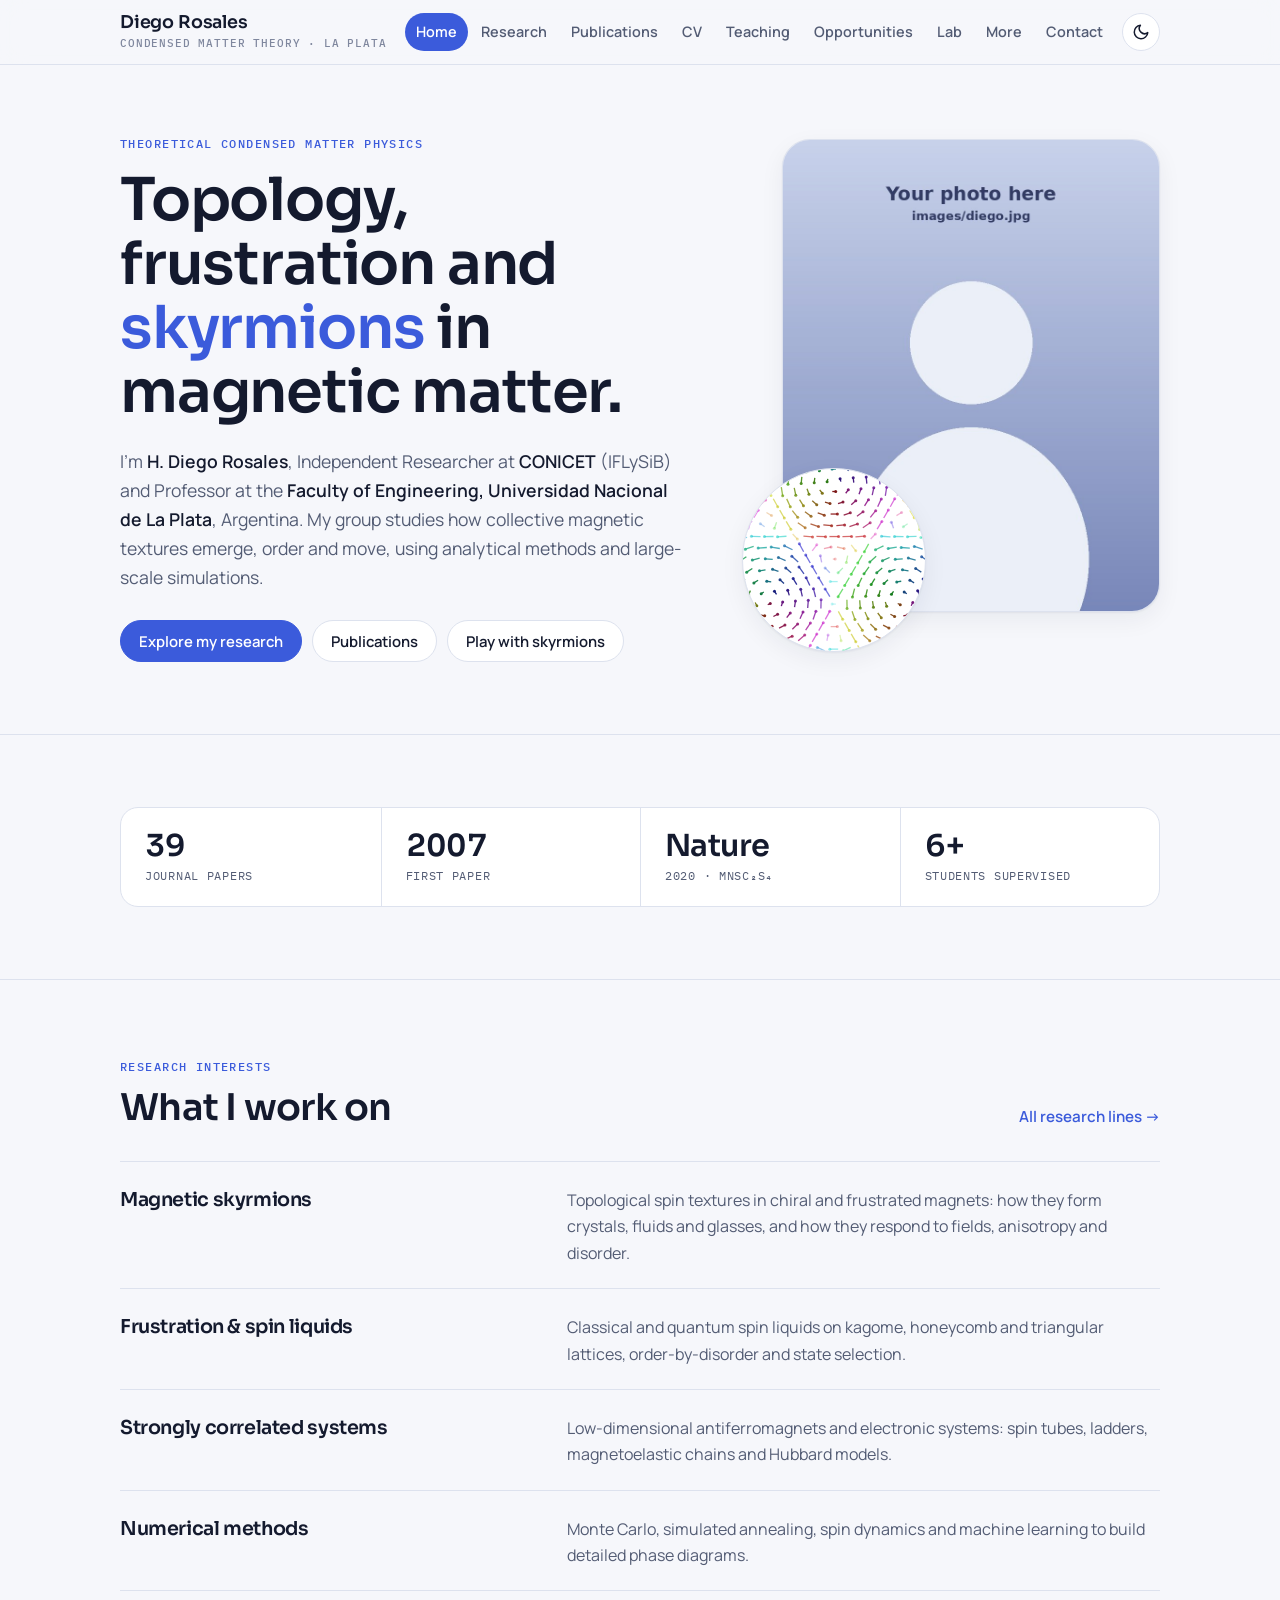
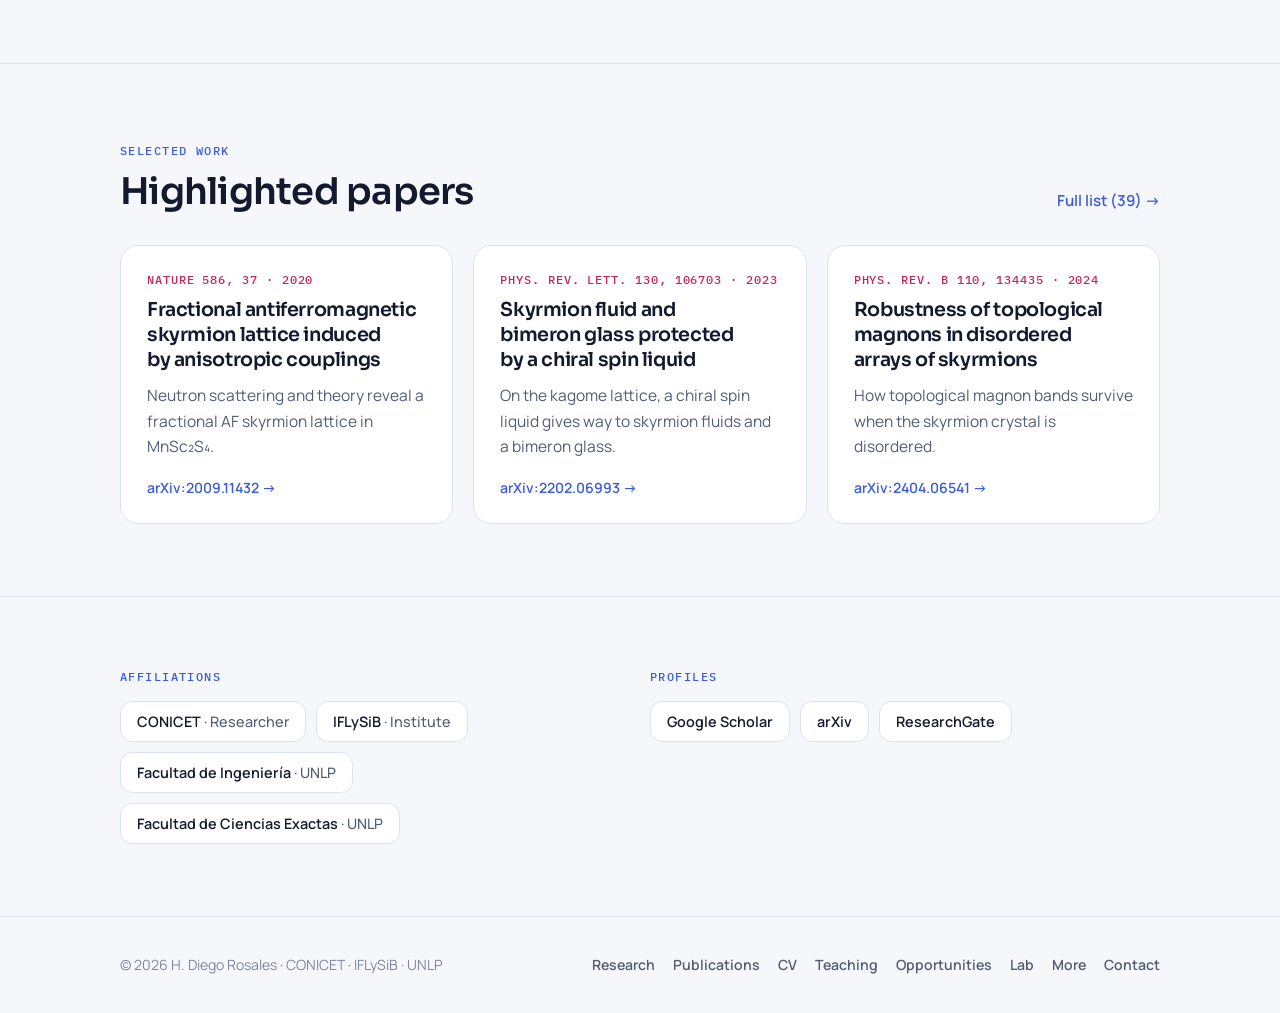
<file: index.html>
<!doctype html>
<html lang="en">
<head>
<meta charset="utf-8">
<meta name="viewport" content="width=device-width, initial-scale=1, viewport-fit=cover">
<title>Diego Rosales</title>
<meta name="description" content="H. Diego Rosales, theoretical physicist at CONICET and UNLP working on magnetic skyrmions, spin liquids and frustrated magnetism.">
<meta property="og:title" content="Diego Rosales">
<meta property="og:description" content="H. Diego Rosales, theoretical physicist at CONICET and UNLP working on magnetic skyrmions, spin liquids and frustrated magnetism.">
<script>try{var t=localStorage.getItem('theme');if(t==='light'||t==='dark')document.documentElement.dataset.theme=t;}catch(e){}</script>
<link rel="preconnect" href="https://fonts.googleapis.com"><link rel="preconnect" href="https://fonts.gstatic.com" crossorigin><link rel="stylesheet" href="https://fonts.googleapis.com/css2?family=IBM+Plex+Mono:wght@400;500&family=Manrope:wght@400;500;600;700&family=Sora:wght@500;600&display=swap">
<link rel="stylesheet" href="assets/style.css">
</head>
<body>
<header class="site-header">
  <div class="wrap nav">
    <a class="brand" href="index.html"><b>Diego Rosales</b><small>Condensed matter theory · La Plata</small></a>
    <div class="nav-right">
      <nav aria-label="Main">
        <ul class="nav-links" id="nav-links">
        <li><a href="index.html" aria-current="page">Home</a></li>
        <li><a href="research.html">Research</a></li>
        <li><a href="publications.html">Publications</a></li>
        <li><a href="cv.html">CV</a></li>
        <li><a href="teaching.html">Teaching</a></li>
        <li><a href="opportunities.html">Opportunities</a></li>
        <li><a href="lab.html">Lab</a></li>
        <li><a href="more.html">More</a></li>
        <li><a href="contact.html">Contact</a></li>
        </ul>
      </nav>
      <button class="icon-btn theme-toggle" type="button" aria-label="Switch theme"><svg class="moon" viewBox="0 0 24 24" fill="none" stroke="currentColor" stroke-width="2" stroke-linecap="round" stroke-linejoin="round"><path d="M21 12.8A9 9 0 1 1 11.2 3a7 7 0 0 0 9.8 9.8z"/></svg><svg class="sun" viewBox="0 0 24 24" fill="none" stroke="currentColor" stroke-width="2" stroke-linecap="round"><circle cx="12" cy="12" r="4"/><path d="M12 2v2M12 20v2M4.9 4.9l1.4 1.4M17.7 17.7l1.4 1.4M2 12h2M20 12h2M4.9 19.1l1.4-1.4M17.7 6.3l1.4-1.4"/></svg></button>
      <button class="menu-btn" aria-expanded="false" aria-controls="nav-links">Menu</button>
    </div>
  </div>
</header>
<main>
<section class="hero">
  <div class="wrap">
    <div>
      <span class="eyebrow">Theoretical condensed matter physics</span>
      <h1>Topology, frustration and <em>skyrmions</em> in magnetic matter.</h1>
      <p class="lede">I'm <strong>H. Diego Rosales</strong>, Independent Researcher at <strong>CONICET</strong> (IFLySiB) and Professor at the <strong>Faculty of Engineering, Universidad Nacional de La Plata</strong>, Argentina. My group studies how collective magnetic textures emerge, order and move, using analytical methods and large-scale simulations.</p>
      <div class="hero-actions">
        <a class="btn primary" href="research.html">Explore my research</a>
        <a class="btn" href="publications.html">Publications</a>
        <a class="btn" href="lab.html">Play with skyrmions</a>
      </div>
    </div>
    <div class="hero-visual">
      <div class="portrait"><img src="images/diego.jpg" alt="Portrait of Diego Rosales" width="800" height="1000"></div>
      <a class="lattice-badge" href="lab.html" title="Open the skyrmion lab"><canvas data-lattice="hero" aria-label="Animated skyrmion crystal"></canvas></a>
    </div>
  </div>
</section>

<section class="section">
  <div class="wrap">
    <div class="stats">
      <div><b>39</b><span>Journal papers</span></div>
      <div><b>2007</b><span>First paper</span></div>
      <div><b>Nature</b><span>2020 · MnSc₂S₄</span></div>
      <div><b>6+</b><span>Students supervised</span></div>
    </div>
  </div>
</section>

<section class="section">
  <div class="wrap">
    <div class="section-head">
      <div><span class="eyebrow">Research interests</span><h2>What I work on</h2></div>
      <a class="more" href="research.html">All research lines →</a>
    </div>
    <ul class="topics">
      <li><h3>Magnetic skyrmions</h3><p>Topological spin textures in chiral and frustrated magnets: how they form crystals, fluids and glasses, and how they respond to fields, anisotropy and disorder.</p></li>
      <li><h3>Frustration &amp; spin liquids</h3><p>Classical and quantum spin liquids on kagome, honeycomb and triangular lattices, order-by-disorder and state selection.</p></li>
      <li><h3>Strongly correlated systems</h3><p>Low-dimensional antiferromagnets and electronic systems: spin tubes, ladders, magnetoelastic chains and Hubbard models.</p></li>
      <li><h3>Numerical methods</h3><p>Monte Carlo, simulated annealing, spin dynamics and machine learning to build detailed phase diagrams.</p></li>
    </ul>
  </div>
</section>

<section class="section">
  <div class="wrap">
    <div class="section-head">
      <div><span class="eyebrow">Selected work</span><h2>Highlighted papers</h2></div>
      <a class="more" href="publications.html">Full list (39) →</a>
    </div>
    <div class="grid three">
      <a class="card" href="https://arxiv.org/abs/2009.11432" target="_blank" rel="noopener">
        <span class="tag">Nature 586, 37 · 2020</span>
        <h3>Fractional antiferromagnetic skyrmion lattice induced by anisotropic couplings</h3>
        <p>Neutron scattering and theory reveal a fractional AF skyrmion lattice in MnSc₂S₄.</p>
        <span class="foot">arXiv:2009.11432 →</span>
      </a>
      <a class="card" href="https://arxiv.org/abs/2202.06993" target="_blank" rel="noopener">
        <span class="tag">Phys. Rev. Lett. 130, 106703 · 2023</span>
        <h3>Skyrmion fluid and bimeron glass protected by a chiral spin liquid</h3>
        <p>On the kagome lattice, a chiral spin liquid gives way to skyrmion fluids and a bimeron glass.</p>
        <span class="foot">arXiv:2202.06993 →</span>
      </a>
      <a class="card" href="https://arxiv.org/abs/2404.06541" target="_blank" rel="noopener">
        <span class="tag">Phys. Rev. B 110, 134435 · 2024</span>
        <h3>Robustness of topological magnons in disordered arrays of skyrmions</h3>
        <p>How topological magnon bands survive when the skyrmion crystal is disordered.</p>
        <span class="foot">arXiv:2404.06541 →</span>
      </a>
    </div>
  </div>
</section>

<section class="section">
  <div class="wrap grid two" style="align-items:start">
    <div style="display:grid;gap:16px">
      <span class="eyebrow">Affiliations</span>
      <div class="affils">
  <a href="https://www.conicet.gov.ar/" target="_blank" rel="noopener">CONICET <span>· Researcher</span></a>
  <a href="https://www.iflysib.unlp.edu.ar/" target="_blank" rel="noopener">IFLySiB <span>· Institute</span></a>
  <a href="https://www.ing.unlp.edu.ar/" target="_blank" rel="noopener">Facultad de Ingeniería <span>· UNLP</span></a>
  <a href="https://www.exactas.unlp.edu.ar/" target="_blank" rel="noopener">Facultad de Ciencias Exactas <span>· UNLP</span></a>
</div>
    </div>
    <div style="display:grid;gap:16px">
      <span class="eyebrow">Profiles</span>
      <div class="affils">
  <a href="https://scholar.google.com/citations?user=Mq5_ev8AAAAJ" target="_blank" rel="noopener">Google Scholar</a>
  <a href="https://arxiv.org/search/cond-mat?searchtype=author&amp;query=Rosales%2C+H+D" target="_blank" rel="noopener">arXiv</a>
  <a href="https://www.researchgate.net/profile/Hector_Rosales" target="_blank" rel="noopener">ResearchGate</a>
</div>
    </div>
  </div>
</section>
</main>
<footer class="site-footer">
  <div class="wrap">
    <p>© 2026 H. Diego Rosales · CONICET · IFLySiB · UNLP</p>
    <nav aria-label="Footer"><a href="research.html">Research</a> <a href="publications.html">Publications</a> <a href="cv.html">CV</a> <a href="teaching.html">Teaching</a> <a href="opportunities.html">Opportunities</a> <a href="lab.html">Lab</a> <a href="more.html">More</a> <a href="contact.html">Contact</a></nav>
  </div>
</footer>
<script src="assets/main.js"></script>
</body>
</html>
</file>
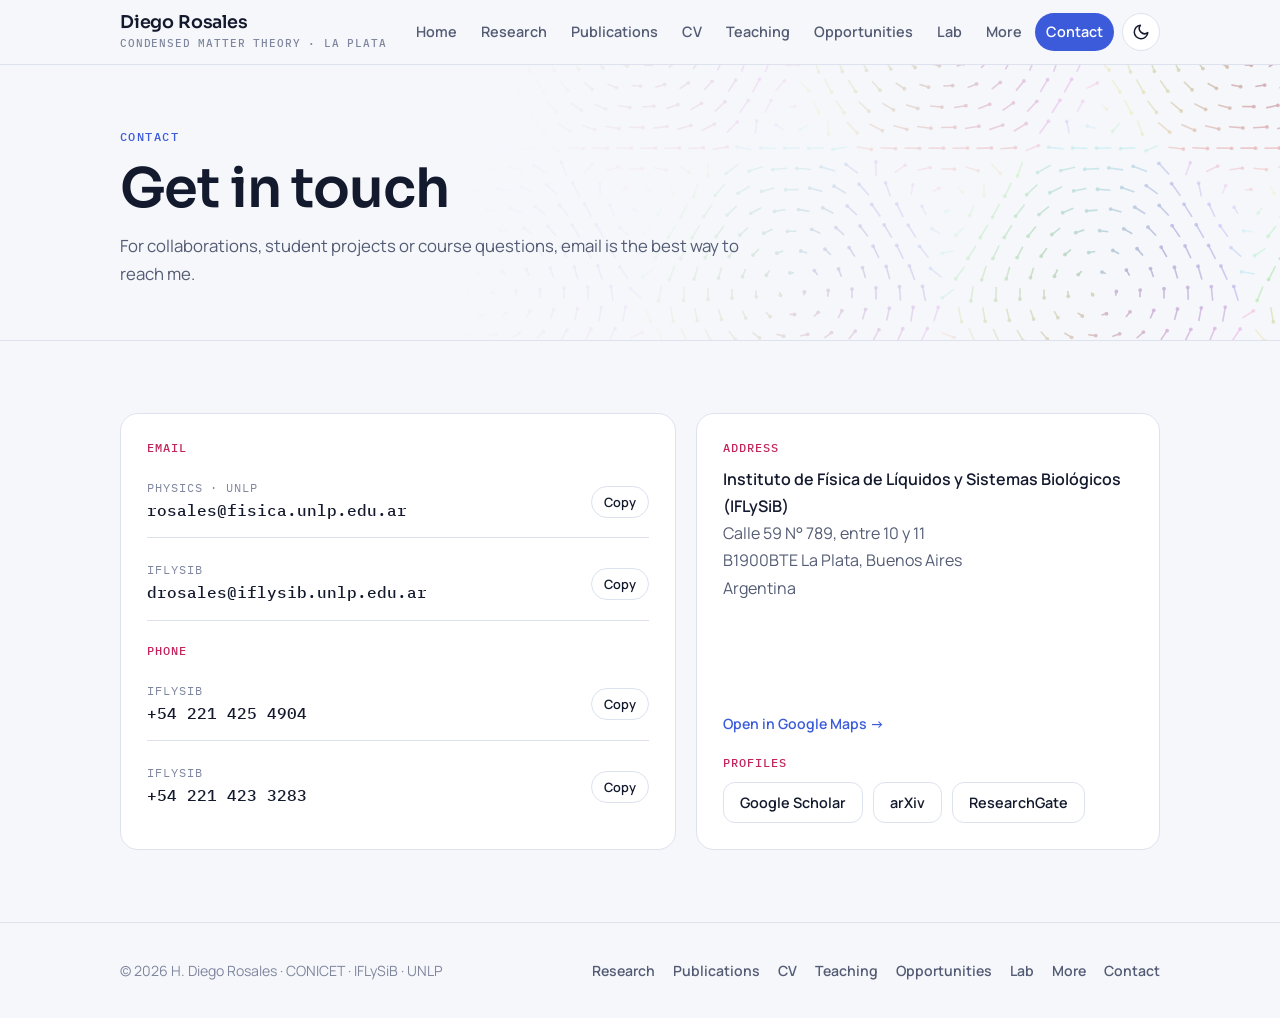
<file: contact.html>
<!doctype html>
<html lang="en">
<head>
<meta charset="utf-8">
<meta name="viewport" content="width=device-width, initial-scale=1, viewport-fit=cover">
<title>Contact · Diego Rosales</title>
<meta name="description" content="How to reach H. Diego Rosales at IFLySiB, La Plata, Argentina.">
<meta property="og:title" content="Contact · Diego Rosales">
<meta property="og:description" content="How to reach H. Diego Rosales at IFLySiB, La Plata, Argentina.">
<script>try{var t=localStorage.getItem('theme');if(t==='light'||t==='dark')document.documentElement.dataset.theme=t;}catch(e){}</script>
<link rel="preconnect" href="https://fonts.googleapis.com"><link rel="preconnect" href="https://fonts.gstatic.com" crossorigin><link rel="stylesheet" href="https://fonts.googleapis.com/css2?family=IBM+Plex+Mono:wght@400;500&family=Manrope:wght@400;500;600;700&family=Sora:wght@500;600&display=swap">
<link rel="stylesheet" href="assets/style.css">
</head>
<body>
<header class="site-header">
  <div class="wrap nav">
    <a class="brand" href="index.html"><b>Diego Rosales</b><small>Condensed matter theory · La Plata</small></a>
    <div class="nav-right">
      <nav aria-label="Main">
        <ul class="nav-links" id="nav-links">
        <li><a href="index.html">Home</a></li>
        <li><a href="research.html">Research</a></li>
        <li><a href="publications.html">Publications</a></li>
        <li><a href="cv.html">CV</a></li>
        <li><a href="teaching.html">Teaching</a></li>
        <li><a href="opportunities.html">Opportunities</a></li>
        <li><a href="lab.html">Lab</a></li>
        <li><a href="more.html">More</a></li>
        <li><a href="contact.html" aria-current="page">Contact</a></li>
        </ul>
      </nav>
      <button class="icon-btn theme-toggle" type="button" aria-label="Switch theme"><svg class="moon" viewBox="0 0 24 24" fill="none" stroke="currentColor" stroke-width="2" stroke-linecap="round" stroke-linejoin="round"><path d="M21 12.8A9 9 0 1 1 11.2 3a7 7 0 0 0 9.8 9.8z"/></svg><svg class="sun" viewBox="0 0 24 24" fill="none" stroke="currentColor" stroke-width="2" stroke-linecap="round"><circle cx="12" cy="12" r="4"/><path d="M12 2v2M12 20v2M4.9 4.9l1.4 1.4M17.7 17.7l1.4 1.4M2 12h2M20 12h2M4.9 19.1l1.4-1.4M17.7 6.3l1.4-1.4"/></svg></button>
      <button class="menu-btn" aria-expanded="false" aria-controls="nav-links">Menu</button>
    </div>
  </div>
</header>
<main>
<section class="page-head">
  <canvas data-lattice="strip" aria-hidden="true"></canvas>
  <div class="wrap">
    <span class="eyebrow">Contact</span>
    <h1>Get in touch</h1>
    <p>For collaborations, student projects or course questions, email is the best way to reach me.</p>
  </div>
</section>
<section class="section">
  <div class="wrap contact-grid">
    <div class="card">
      <span class="tag">Email</span>
      <div class="copy-row"><div><span class="label">Physics · UNLP</span><code>rosales@fisica.unlp.edu.ar</code></div><button class="btn copy-btn" data-copy="rosales@fisica.unlp.edu.ar">Copy</button></div>
      <div class="copy-row"><div><span class="label">IFLySiB</span><code>drosales@iflysib.unlp.edu.ar</code></div><button class="btn copy-btn" data-copy="drosales@iflysib.unlp.edu.ar">Copy</button></div>
      <span class="tag" style="margin-top:12px">Phone</span>
      <div class="copy-row"><div><span class="label">IFLySiB</span><code>+54 221 425 4904</code></div><button class="btn copy-btn" data-copy="+54 221 425 4904">Copy</button></div>
      <div class="copy-row"><div><span class="label">IFLySiB</span><code>+54 221 423 3283</code></div><button class="btn copy-btn" data-copy="+54 221 423 3283">Copy</button></div>
    </div>
    <div class="card">
      <span class="tag">Address</span>
      <address><strong>Instituto de Física de Líquidos y Sistemas Biológicos (IFLySiB)</strong><br>
      Calle 59 N° 789, entre 10 y 11<br>B1900BTE La Plata, Buenos Aires<br>Argentina</address>
      <a class="foot" href="https://www.google.com/maps/search/?api=1&query=IFLYSIB+Calle+59+789+La+Plata" target="_blank" rel="noopener">Open in Google Maps →</a>
      <span class="tag" style="margin-top:12px">Profiles</span>
      <div class="affils">
  <a href="https://scholar.google.com/citations?user=Mq5_ev8AAAAJ" target="_blank" rel="noopener">Google Scholar</a>
  <a href="https://arxiv.org/search/cond-mat?searchtype=author&amp;query=Rosales%2C+H+D" target="_blank" rel="noopener">arXiv</a>
  <a href="https://www.researchgate.net/profile/Hector_Rosales" target="_blank" rel="noopener">ResearchGate</a>
</div>
    </div>
  </div>
</section>
</main>
<footer class="site-footer">
  <div class="wrap">
    <p>© 2026 H. Diego Rosales · CONICET · IFLySiB · UNLP</p>
    <nav aria-label="Footer"><a href="research.html">Research</a> <a href="publications.html">Publications</a> <a href="cv.html">CV</a> <a href="teaching.html">Teaching</a> <a href="opportunities.html">Opportunities</a> <a href="lab.html">Lab</a> <a href="more.html">More</a> <a href="contact.html">Contact</a></nav>
  </div>
</footer>
<script src="assets/main.js"></script>
</body>
</html>
</file>
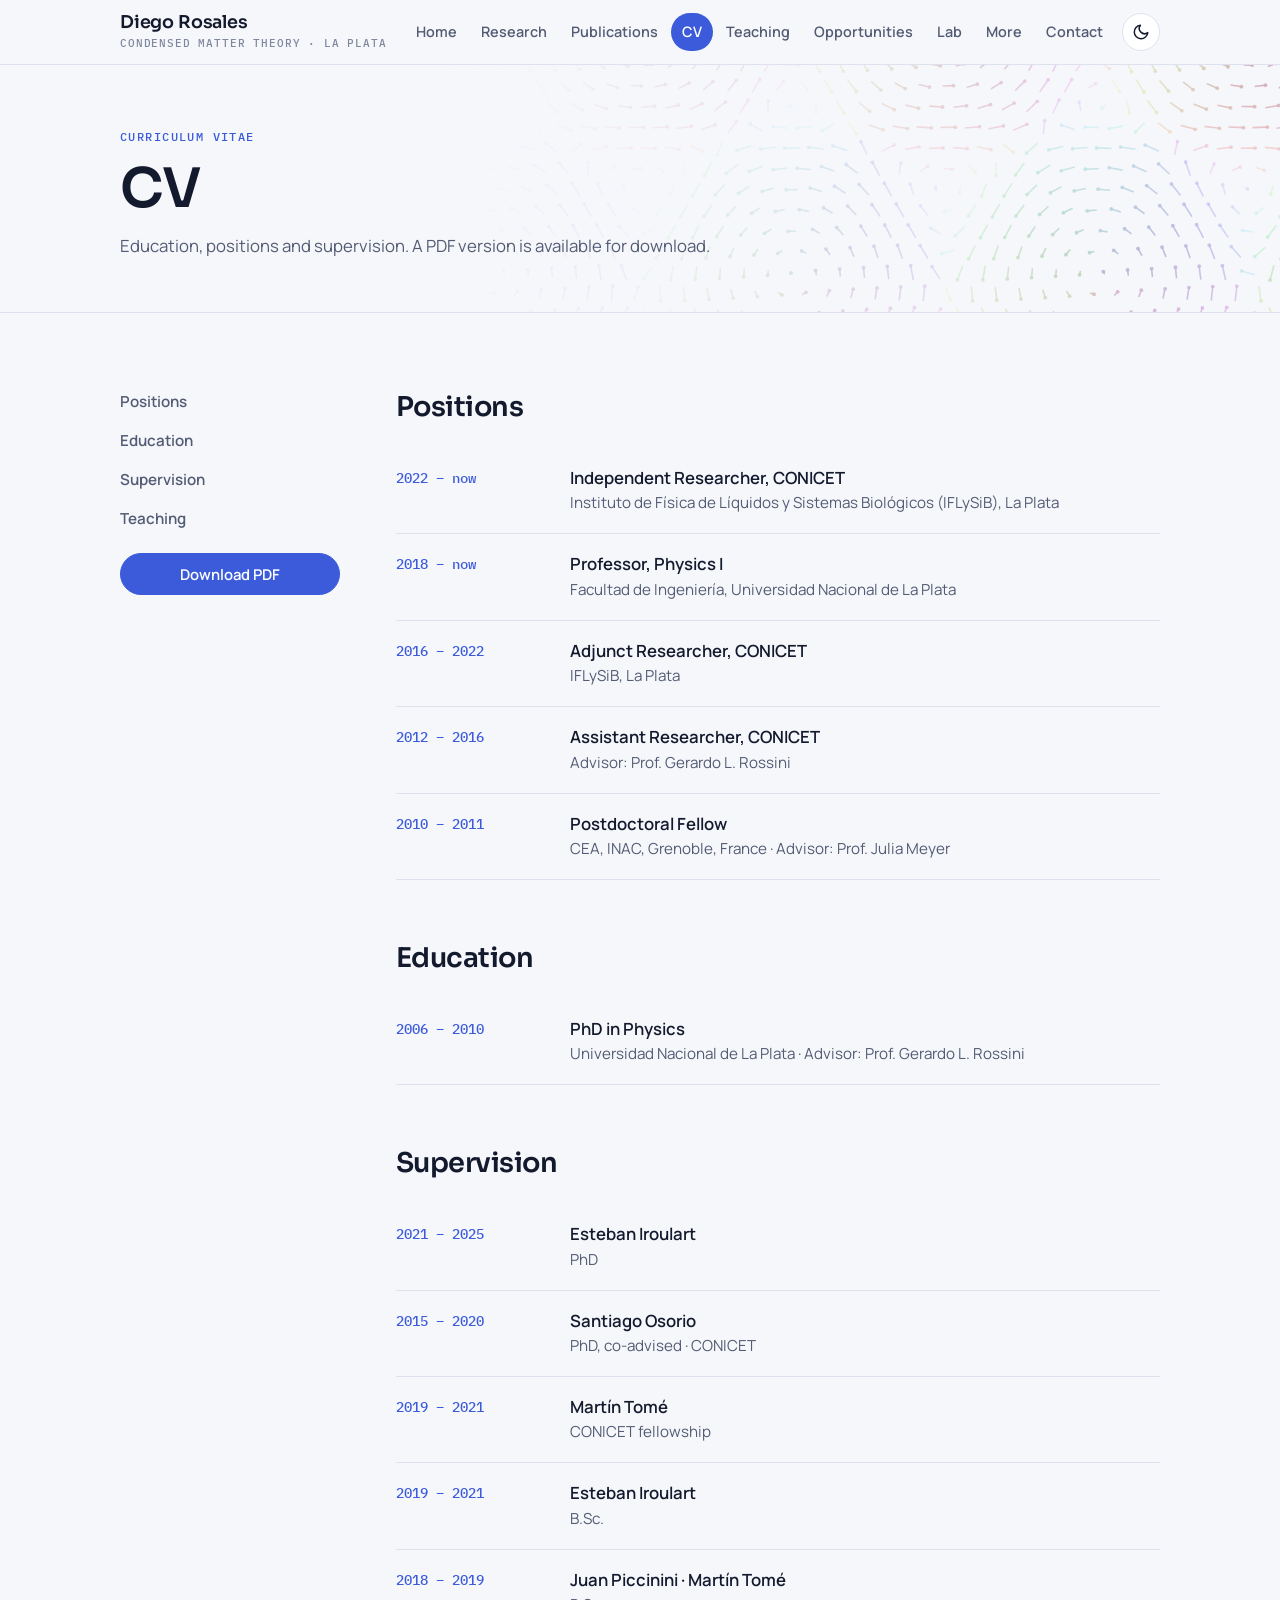
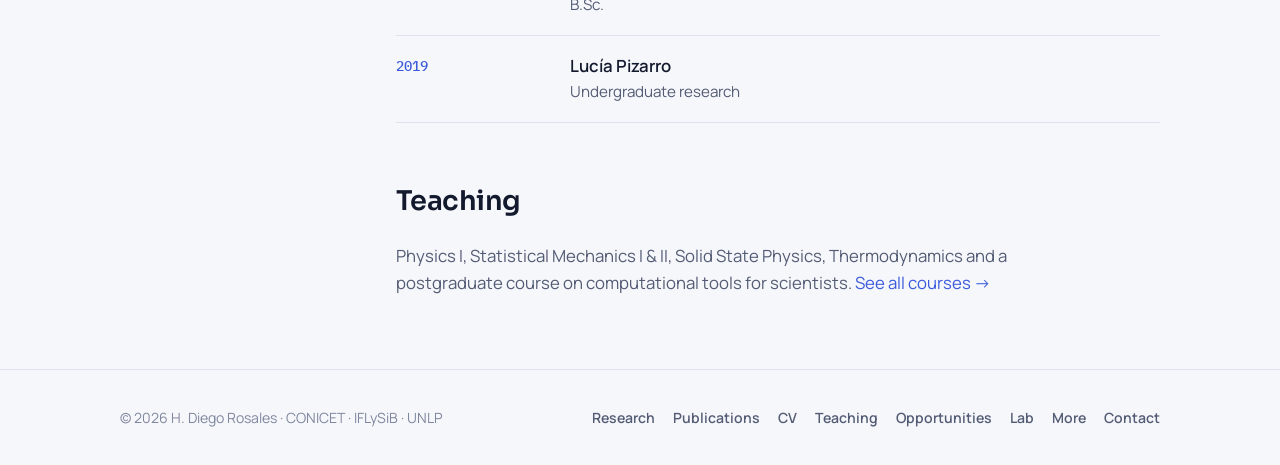
<file: cv.html>
<!doctype html>
<html lang="en">
<head>
<meta charset="utf-8">
<meta name="viewport" content="width=device-width, initial-scale=1, viewport-fit=cover">
<title>CV · Diego Rosales</title>
<meta name="description" content="Curriculum vitae of H. Diego Rosales: education, positions and supervision.">
<meta property="og:title" content="CV · Diego Rosales">
<meta property="og:description" content="Curriculum vitae of H. Diego Rosales: education, positions and supervision.">
<script>try{var t=localStorage.getItem('theme');if(t==='light'||t==='dark')document.documentElement.dataset.theme=t;}catch(e){}</script>
<link rel="preconnect" href="https://fonts.googleapis.com"><link rel="preconnect" href="https://fonts.gstatic.com" crossorigin><link rel="stylesheet" href="https://fonts.googleapis.com/css2?family=IBM+Plex+Mono:wght@400;500&family=Manrope:wght@400;500;600;700&family=Sora:wght@500;600&display=swap">
<link rel="stylesheet" href="assets/style.css">
</head>
<body>
<header class="site-header">
  <div class="wrap nav">
    <a class="brand" href="index.html"><b>Diego Rosales</b><small>Condensed matter theory · La Plata</small></a>
    <div class="nav-right">
      <nav aria-label="Main">
        <ul class="nav-links" id="nav-links">
        <li><a href="index.html">Home</a></li>
        <li><a href="research.html">Research</a></li>
        <li><a href="publications.html">Publications</a></li>
        <li><a href="cv.html" aria-current="page">CV</a></li>
        <li><a href="teaching.html">Teaching</a></li>
        <li><a href="opportunities.html">Opportunities</a></li>
        <li><a href="lab.html">Lab</a></li>
        <li><a href="more.html">More</a></li>
        <li><a href="contact.html">Contact</a></li>
        </ul>
      </nav>
      <button class="icon-btn theme-toggle" type="button" aria-label="Switch theme"><svg class="moon" viewBox="0 0 24 24" fill="none" stroke="currentColor" stroke-width="2" stroke-linecap="round" stroke-linejoin="round"><path d="M21 12.8A9 9 0 1 1 11.2 3a7 7 0 0 0 9.8 9.8z"/></svg><svg class="sun" viewBox="0 0 24 24" fill="none" stroke="currentColor" stroke-width="2" stroke-linecap="round"><circle cx="12" cy="12" r="4"/><path d="M12 2v2M12 20v2M4.9 4.9l1.4 1.4M17.7 17.7l1.4 1.4M2 12h2M20 12h2M4.9 19.1l1.4-1.4M17.7 6.3l1.4-1.4"/></svg></button>
      <button class="menu-btn" aria-expanded="false" aria-controls="nav-links">Menu</button>
    </div>
  </div>
</header>
<main>
<section class="page-head">
  <canvas data-lattice="strip" aria-hidden="true"></canvas>
  <div class="wrap">
    <span class="eyebrow">Curriculum vitae</span>
    <h1>CV</h1>
    <p>Education, positions and supervision. A PDF version is available for download.</p>
  </div>
</section>
<section class="section">
  <div class="wrap cv-layout">
    <aside aria-label="CV sections">
      <a href="#positions">Positions</a>
      <a href="#education">Education</a>
      <a href="#supervision">Supervision</a>
      <a href="#teaching">Teaching</a>
      <a class="btn primary" style="margin-top:12px;justify-content:center" href="cv.pdf">Download PDF</a>
    </aside>
    <div>
      <div class="cv-block" id="positions">
        <h2>Positions</h2>
        <ul class="timeline">
          <li><span class="when">2022 – now</span><div><h3>Independent Researcher, CONICET</h3><p>Instituto de Física de Líquidos y Sistemas Biológicos (IFLySiB), La Plata</p></div></li>
          <li><span class="when">2018 – now</span><div><h3>Professor, Physics I</h3><p>Facultad de Ingeniería, Universidad Nacional de La Plata</p></div></li>
          <li><span class="when">2016 – 2022</span><div><h3>Adjunct Researcher, CONICET</h3><p>IFLySiB, La Plata</p></div></li>
          <li><span class="when">2012 – 2016</span><div><h3>Assistant Researcher, CONICET</h3><p>Advisor: Prof. Gerardo L. Rossini</p></div></li>
          <li><span class="when">2010 – 2011</span><div><h3>Postdoctoral Fellow</h3><p>CEA, INAC, Grenoble, France · Advisor: Prof. Julia Meyer</p></div></li>
        </ul>
      </div>
      <div class="cv-block" id="education">
        <h2>Education</h2>
        <ul class="timeline">
          <li><span class="when">2006 – 2010</span><div><h3>PhD in Physics</h3><p>Universidad Nacional de La Plata · Advisor: Prof. Gerardo L. Rossini</p></div></li>
        </ul>
      </div>
      <div class="cv-block" id="supervision">
        <h2>Supervision</h2>
        <ul class="timeline">
          <li><span class="when">2021 – 2025</span><div><h3>Esteban Iroulart</h3><p>PhD</p></div></li>
          <li><span class="when">2015 – 2020</span><div><h3>Santiago Osorio</h3><p>PhD, co-advised · CONICET</p></div></li>
          <li><span class="when">2019 – 2021</span><div><h3>Martín Tomé</h3><p>CONICET fellowship</p></div></li>
          <li><span class="when">2019 – 2021</span><div><h3>Esteban Iroulart</h3><p>B.Sc.</p></div></li>
          <li><span class="when">2018 – 2019</span><div><h3>Juan Piccinini · Martín Tomé</h3><p>B.Sc.</p></div></li>
          <li><span class="when">2019</span><div><h3>Lucía Pizarro</h3><p>Undergraduate research</p></div></li>
        </ul>
      </div>
      <div class="cv-block" id="teaching">
        <h2>Teaching</h2>
        <p class="prose">Physics I, Statistical Mechanics I &amp; II, Solid State Physics, Thermodynamics and a postgraduate course on computational tools for scientists. <a href="teaching.html">See all courses →</a></p>
      </div>
    </div>
  </div>
</section>
</main>
<footer class="site-footer">
  <div class="wrap">
    <p>© 2026 H. Diego Rosales · CONICET · IFLySiB · UNLP</p>
    <nav aria-label="Footer"><a href="research.html">Research</a> <a href="publications.html">Publications</a> <a href="cv.html">CV</a> <a href="teaching.html">Teaching</a> <a href="opportunities.html">Opportunities</a> <a href="lab.html">Lab</a> <a href="more.html">More</a> <a href="contact.html">Contact</a></nav>
  </div>
</footer>
<script src="assets/main.js"></script>
</body>
</html>
</file>
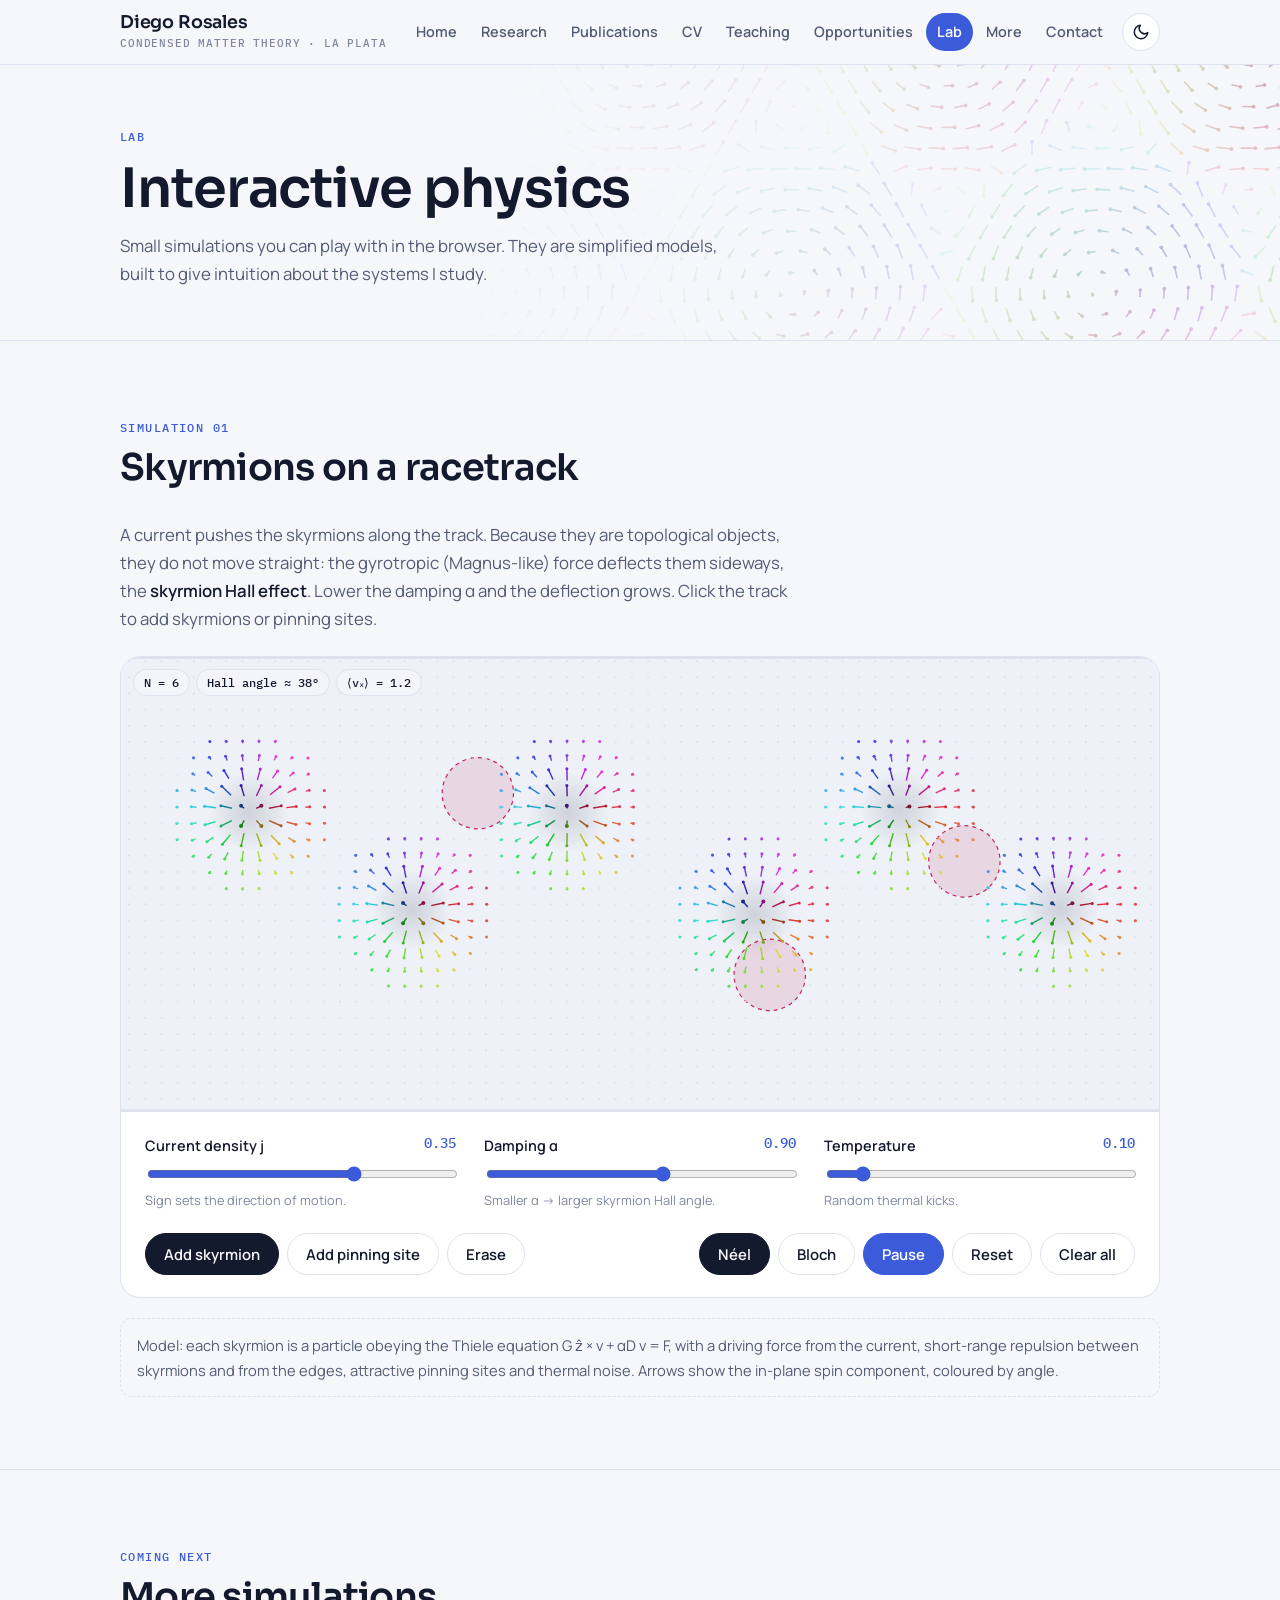
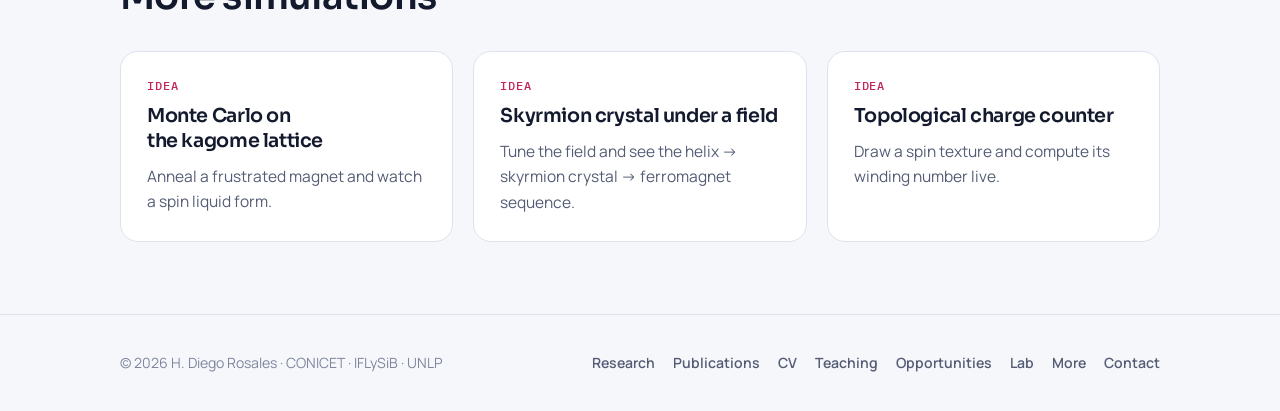
<file: lab.html>
<!doctype html>
<html lang="en">
<head>
<meta charset="utf-8">
<meta name="viewport" content="width=device-width, initial-scale=1, viewport-fit=cover">
<title>Lab · Diego Rosales</title>
<meta name="description" content="Interactive skyrmion simulations: drive skyrmions along a racetrack and explore the skyrmion Hall effect.">
<meta property="og:title" content="Lab · Diego Rosales">
<meta property="og:description" content="Interactive skyrmion simulations: drive skyrmions along a racetrack and explore the skyrmion Hall effect.">
<script>try{var t=localStorage.getItem('theme');if(t==='light'||t==='dark')document.documentElement.dataset.theme=t;}catch(e){}</script>
<link rel="preconnect" href="https://fonts.googleapis.com"><link rel="preconnect" href="https://fonts.gstatic.com" crossorigin><link rel="stylesheet" href="https://fonts.googleapis.com/css2?family=IBM+Plex+Mono:wght@400;500&family=Manrope:wght@400;500;600;700&family=Sora:wght@500;600&display=swap">
<link rel="stylesheet" href="assets/style.css">
</head>
<body>
<header class="site-header">
  <div class="wrap nav">
    <a class="brand" href="index.html"><b>Diego Rosales</b><small>Condensed matter theory · La Plata</small></a>
    <div class="nav-right">
      <nav aria-label="Main">
        <ul class="nav-links" id="nav-links">
        <li><a href="index.html">Home</a></li>
        <li><a href="research.html">Research</a></li>
        <li><a href="publications.html">Publications</a></li>
        <li><a href="cv.html">CV</a></li>
        <li><a href="teaching.html">Teaching</a></li>
        <li><a href="opportunities.html">Opportunities</a></li>
        <li><a href="lab.html" aria-current="page">Lab</a></li>
        <li><a href="more.html">More</a></li>
        <li><a href="contact.html">Contact</a></li>
        </ul>
      </nav>
      <button class="icon-btn theme-toggle" type="button" aria-label="Switch theme"><svg class="moon" viewBox="0 0 24 24" fill="none" stroke="currentColor" stroke-width="2" stroke-linecap="round" stroke-linejoin="round"><path d="M21 12.8A9 9 0 1 1 11.2 3a7 7 0 0 0 9.8 9.8z"/></svg><svg class="sun" viewBox="0 0 24 24" fill="none" stroke="currentColor" stroke-width="2" stroke-linecap="round"><circle cx="12" cy="12" r="4"/><path d="M12 2v2M12 20v2M4.9 4.9l1.4 1.4M17.7 17.7l1.4 1.4M2 12h2M20 12h2M4.9 19.1l1.4-1.4M17.7 6.3l1.4-1.4"/></svg></button>
      <button class="menu-btn" aria-expanded="false" aria-controls="nav-links">Menu</button>
    </div>
  </div>
</header>
<main>
<section class="page-head">
  <canvas data-lattice="strip" aria-hidden="true"></canvas>
  <div class="wrap">
    <span class="eyebrow">Lab</span>
    <h1>Interactive physics</h1>
    <p>Small simulations you can play with in the browser. They are simplified models, built to give intuition about the systems I study.</p>
  </div>
</section>
<section class="section">
  <div class="wrap">
    <div class="section-head">
      <div><span class="eyebrow">Simulation 01</span><h2>Skyrmions on a racetrack</h2></div>
    </div>
    <p class="prose" style="margin-bottom:24px">A current pushes the skyrmions along the track. Because they are topological objects, they do not move straight: the gyrotropic (Magnus-like) force deflects them sideways, the <strong>skyrmion Hall effect</strong>. Lower the damping α and the deflection grows. Click the track to add skyrmions or pinning sites.</p>
    <div class="sim">
      <div class="sim-stage">
        <canvas id="sim" aria-label="Skyrmion racetrack simulation"></canvas>
        <div class="sim-readout" aria-live="polite"><span id="r-n"></span><span id="r-hall"></span><span id="r-v"></span></div>
      </div>
      <div class="sim-controls">
        <div class="ctl">
          <label for="j">Current density j <output id="j-out"></output></label>
          <input id="j" type="range" min="-1" max="1" step="0.01" value="0.35">
          <small>Sign sets the direction of motion.</small>
        </div>
        <div class="ctl">
          <label for="alpha">Damping α <output id="alpha-out"></output></label>
          <input id="alpha" type="range" min="0.1" max="1.5" step="0.01" value="0.9">
          <small>Smaller α → larger skyrmion Hall angle.</small>
        </div>
        <div class="ctl">
          <label for="temp">Temperature <output id="temp-out"></output></label>
          <input id="temp" type="range" min="0" max="1" step="0.01" value="0.1">
          <small>Random thermal kicks.</small>
        </div>
      </div>
      <div class="sim-actions" role="group" aria-label="Click tool">
        <button class="btn" data-tool="sk" aria-pressed="true">Add skyrmion</button>
        <button class="btn" data-tool="pin" aria-pressed="false">Add pinning site</button>
        <button class="btn" data-tool="erase" aria-pressed="false">Erase</button>
        <span style="flex:1"></span>
        <button class="btn" data-type="neel" aria-pressed="true">Néel</button>
        <button class="btn" data-type="bloch" aria-pressed="false">Bloch</button>
        <button class="btn primary" id="play">Pause</button>
        <button class="btn" id="reset">Reset</button>
        <button class="btn" id="clear">Clear all</button>
      </div>
    </div>
    <p class="note" style="margin-top:20px">Model: each skyrmion is a particle obeying the Thiele equation G ẑ × v + αD v = F, with a driving force from the current, short-range repulsion between skyrmions and from the edges, attractive pinning sites and thermal noise. Arrows show the in-plane spin component, coloured by angle.</p>
  </div>
</section>
<section class="section">
  <div class="wrap">
    <div class="section-head"><div><span class="eyebrow">Coming next</span><h2>More simulations</h2></div></div>
    <div class="grid three">
      <article class="card"><span class="tag">Idea</span><h3>Monte Carlo on the kagome lattice</h3><p>Anneal a frustrated magnet and watch a spin liquid form.</p></article>
      <article class="card"><span class="tag">Idea</span><h3>Skyrmion crystal under a field</h3><p>Tune the field and see the helix → skyrmion crystal → ferromagnet sequence.</p></article>
      <article class="card"><span class="tag">Idea</span><h3>Topological charge counter</h3><p>Draw a spin texture and compute its winding number live.</p></article>
    </div>
  </div>
</section>
</main>
<footer class="site-footer">
  <div class="wrap">
    <p>© 2026 H. Diego Rosales · CONICET · IFLySiB · UNLP</p>
    <nav aria-label="Footer"><a href="research.html">Research</a> <a href="publications.html">Publications</a> <a href="cv.html">CV</a> <a href="teaching.html">Teaching</a> <a href="opportunities.html">Opportunities</a> <a href="lab.html">Lab</a> <a href="more.html">More</a> <a href="contact.html">Contact</a></nav>
  </div>
</footer>
<script src="assets/skyrmion-lab.js"></script>
<script src="assets/main.js"></script>
</body>
</html>
</file>
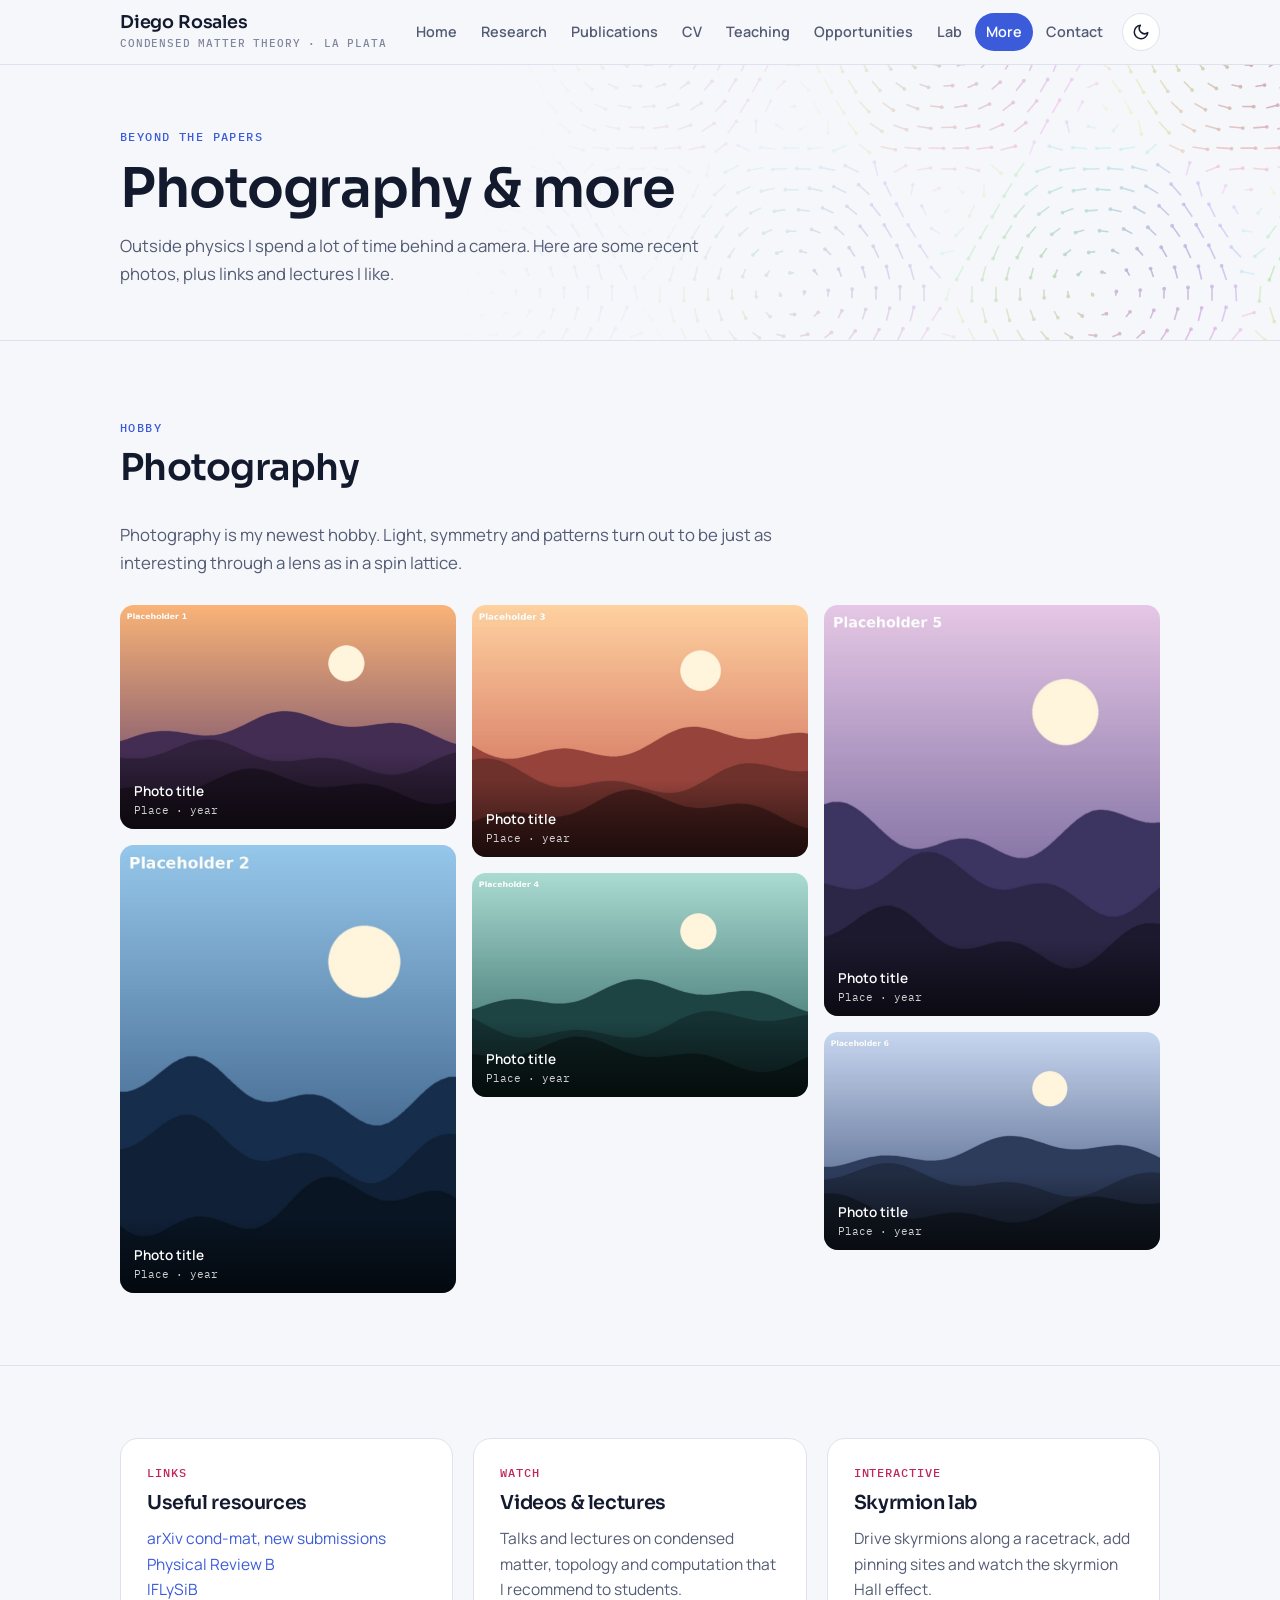
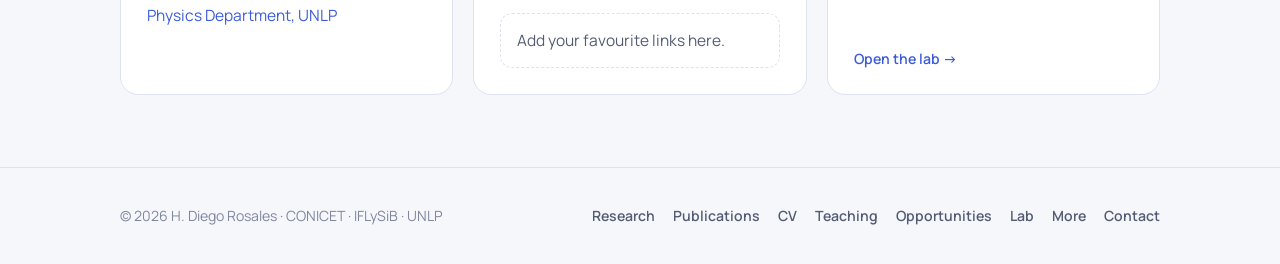
<file: more.html>
<!doctype html>
<html lang="en">
<head>
<meta charset="utf-8">
<meta name="viewport" content="width=device-width, initial-scale=1, viewport-fit=cover">
<title>More · Diego Rosales</title>
<meta name="description" content="Photography, links and lectures from H. Diego Rosales.">
<meta property="og:title" content="More · Diego Rosales">
<meta property="og:description" content="Photography, links and lectures from H. Diego Rosales.">
<script>try{var t=localStorage.getItem('theme');if(t==='light'||t==='dark')document.documentElement.dataset.theme=t;}catch(e){}</script>
<link rel="preconnect" href="https://fonts.googleapis.com"><link rel="preconnect" href="https://fonts.gstatic.com" crossorigin><link rel="stylesheet" href="https://fonts.googleapis.com/css2?family=IBM+Plex+Mono:wght@400;500&family=Manrope:wght@400;500;600;700&family=Sora:wght@500;600&display=swap">
<link rel="stylesheet" href="assets/style.css">
</head>
<body>
<header class="site-header">
  <div class="wrap nav">
    <a class="brand" href="index.html"><b>Diego Rosales</b><small>Condensed matter theory · La Plata</small></a>
    <div class="nav-right">
      <nav aria-label="Main">
        <ul class="nav-links" id="nav-links">
        <li><a href="index.html">Home</a></li>
        <li><a href="research.html">Research</a></li>
        <li><a href="publications.html">Publications</a></li>
        <li><a href="cv.html">CV</a></li>
        <li><a href="teaching.html">Teaching</a></li>
        <li><a href="opportunities.html">Opportunities</a></li>
        <li><a href="lab.html">Lab</a></li>
        <li><a href="more.html" aria-current="page">More</a></li>
        <li><a href="contact.html">Contact</a></li>
        </ul>
      </nav>
      <button class="icon-btn theme-toggle" type="button" aria-label="Switch theme"><svg class="moon" viewBox="0 0 24 24" fill="none" stroke="currentColor" stroke-width="2" stroke-linecap="round" stroke-linejoin="round"><path d="M21 12.8A9 9 0 1 1 11.2 3a7 7 0 0 0 9.8 9.8z"/></svg><svg class="sun" viewBox="0 0 24 24" fill="none" stroke="currentColor" stroke-width="2" stroke-linecap="round"><circle cx="12" cy="12" r="4"/><path d="M12 2v2M12 20v2M4.9 4.9l1.4 1.4M17.7 17.7l1.4 1.4M2 12h2M20 12h2M4.9 19.1l1.4-1.4M17.7 6.3l1.4-1.4"/></svg></button>
      <button class="menu-btn" aria-expanded="false" aria-controls="nav-links">Menu</button>
    </div>
  </div>
</header>
<main>
<section class="page-head">
  <canvas data-lattice="strip" aria-hidden="true"></canvas>
  <div class="wrap">
    <span class="eyebrow">Beyond the papers</span>
    <h1>Photography &amp; more</h1>
    <p>Outside physics I spend a lot of time behind a camera. Here are some recent photos, plus links and lectures I like.</p>
  </div>
</section>
<section class="section" id="photography">
  <div class="wrap">
    <div class="section-head">
      <div><span class="eyebrow">Hobby</span><h2>Photography</h2></div>
    </div>
    <p class="prose" style="margin-bottom:28px">Photography is my newest hobby. Light, symmetry and patterns turn out to be just as interesting through a lens as in a spin lattice.</p>
    <div class="gallery" id="gallery"></div>
  </div>
</section>
<section class="section">
  <div class="wrap grid three">
    <article class="card" id="links">
      <span class="tag">Links</span><h3>Useful resources</h3>
      <p><a href="https://arxiv.org/list/cond-mat/new" target="_blank" rel="noopener">arXiv cond-mat, new submissions</a><br>
      <a href="https://journals.aps.org/prb" target="_blank" rel="noopener">Physical Review B</a><br>
      <a href="https://www.iflysib.unlp.edu.ar/" target="_blank" rel="noopener">IFLySiB</a><br><a href="https://www.fisica.unlp.edu.ar/" target="_blank" rel="noopener">Physics Department, UNLP</a></p>
    </article>
    <article class="card" id="videos">
      <span class="tag">Watch</span><h3>Videos &amp; lectures</h3>
      <p>Talks and lectures on condensed matter, topology and computation that I recommend to students.</p>
      <p class="note">Add your favourite links here.</p>
    </article>
    <a class="card" href="lab.html">
      <span class="tag">Interactive</span><h3>Skyrmion lab</h3>
      <p>Drive skyrmions along a racetrack, add pinning sites and watch the skyrmion Hall effect.</p>
      <span class="foot">Open the lab →</span>
    </a>
  </div>
</section>
</main>
<footer class="site-footer">
  <div class="wrap">
    <p>© 2026 H. Diego Rosales · CONICET · IFLySiB · UNLP</p>
    <nav aria-label="Footer"><a href="research.html">Research</a> <a href="publications.html">Publications</a> <a href="cv.html">CV</a> <a href="teaching.html">Teaching</a> <a href="opportunities.html">Opportunities</a> <a href="lab.html">Lab</a> <a href="more.html">More</a> <a href="contact.html">Contact</a></nav>
  </div>
</footer>
<script src="assets/photos.js"></script>
<script src="assets/main.js"></script>
</body>
</html>
</file>
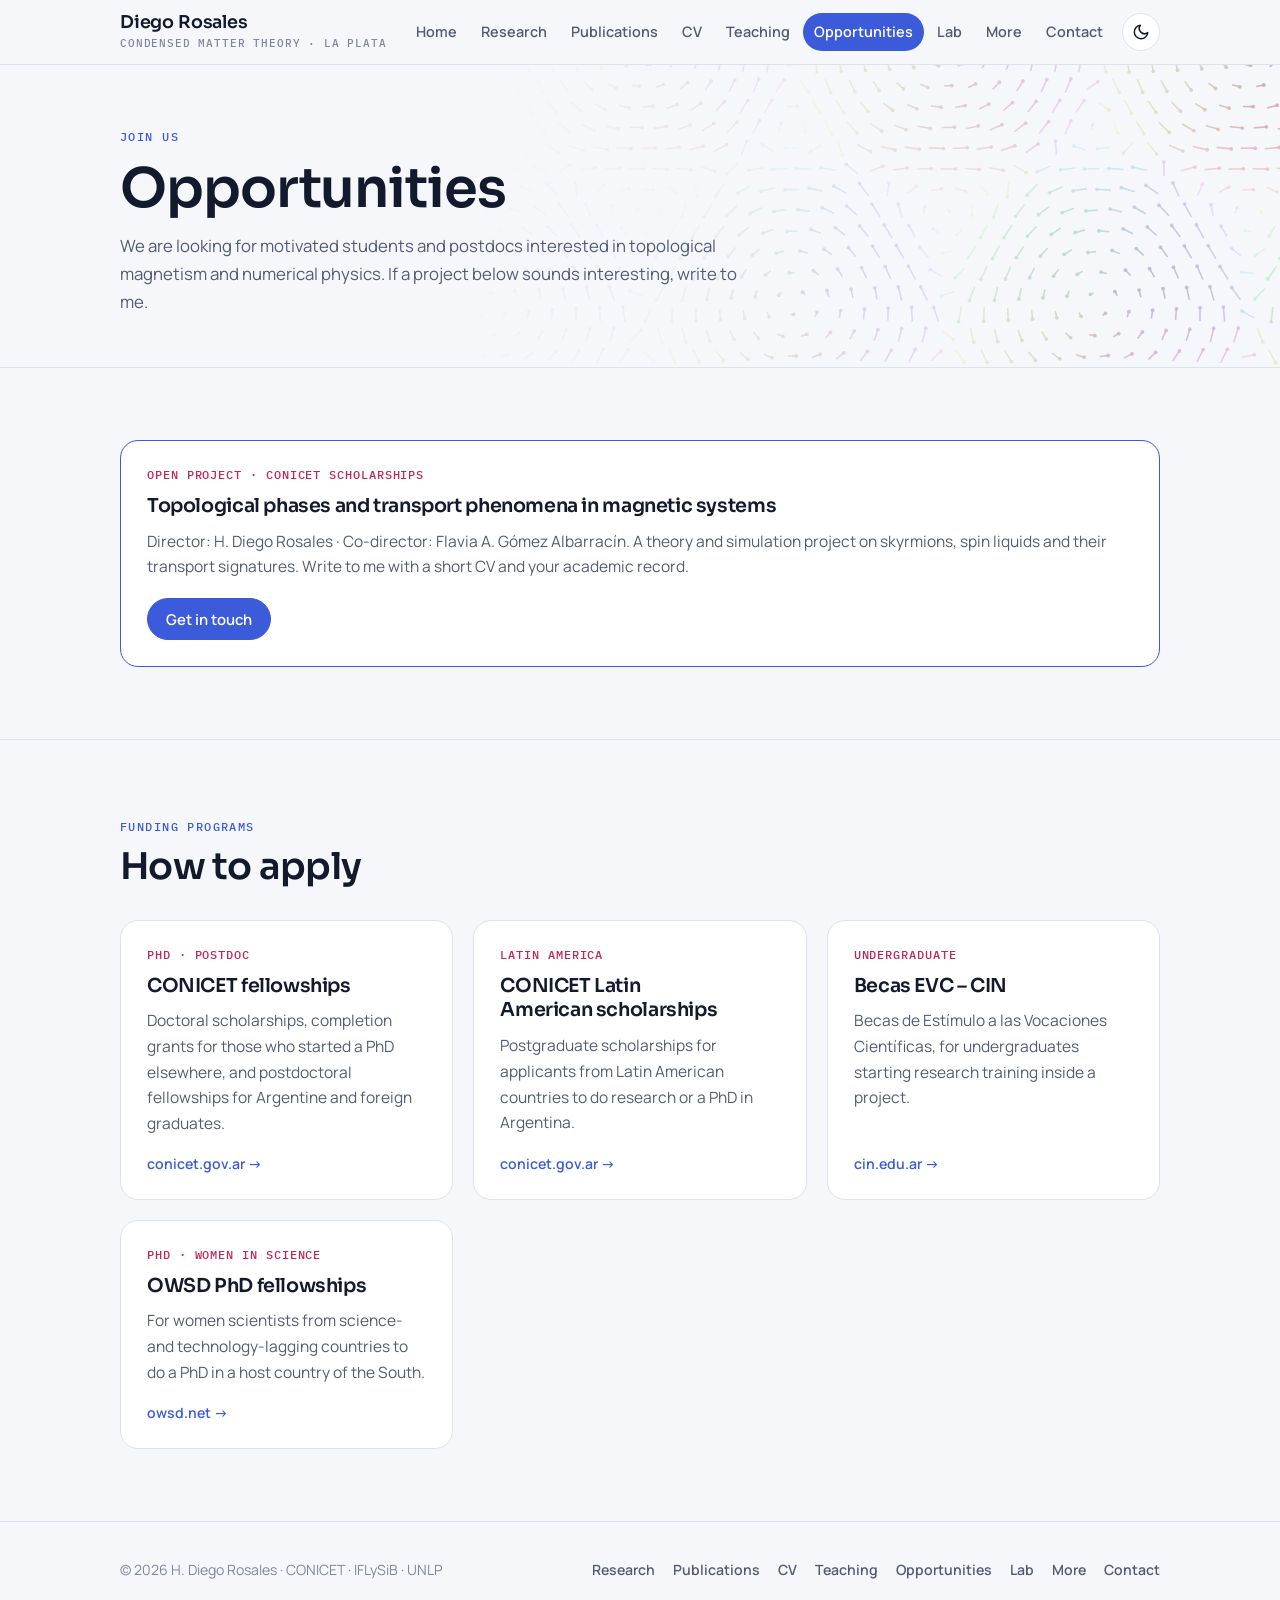
<file: opportunities.html>
<!doctype html>
<html lang="en">
<head>
<meta charset="utf-8">
<meta name="viewport" content="width=device-width, initial-scale=1, viewport-fit=cover">
<title>Opportunities · Diego Rosales</title>
<meta name="description" content="PhD, postdoc and undergraduate opportunities in the group of H. Diego Rosales at IFLySiB, La Plata.">
<meta property="og:title" content="Opportunities · Diego Rosales">
<meta property="og:description" content="PhD, postdoc and undergraduate opportunities in the group of H. Diego Rosales at IFLySiB, La Plata.">
<script>try{var t=localStorage.getItem('theme');if(t==='light'||t==='dark')document.documentElement.dataset.theme=t;}catch(e){}</script>
<link rel="preconnect" href="https://fonts.googleapis.com"><link rel="preconnect" href="https://fonts.gstatic.com" crossorigin><link rel="stylesheet" href="https://fonts.googleapis.com/css2?family=IBM+Plex+Mono:wght@400;500&family=Manrope:wght@400;500;600;700&family=Sora:wght@500;600&display=swap">
<link rel="stylesheet" href="assets/style.css">
</head>
<body>
<header class="site-header">
  <div class="wrap nav">
    <a class="brand" href="index.html"><b>Diego Rosales</b><small>Condensed matter theory · La Plata</small></a>
    <div class="nav-right">
      <nav aria-label="Main">
        <ul class="nav-links" id="nav-links">
        <li><a href="index.html">Home</a></li>
        <li><a href="research.html">Research</a></li>
        <li><a href="publications.html">Publications</a></li>
        <li><a href="cv.html">CV</a></li>
        <li><a href="teaching.html">Teaching</a></li>
        <li><a href="opportunities.html" aria-current="page">Opportunities</a></li>
        <li><a href="lab.html">Lab</a></li>
        <li><a href="more.html">More</a></li>
        <li><a href="contact.html">Contact</a></li>
        </ul>
      </nav>
      <button class="icon-btn theme-toggle" type="button" aria-label="Switch theme"><svg class="moon" viewBox="0 0 24 24" fill="none" stroke="currentColor" stroke-width="2" stroke-linecap="round" stroke-linejoin="round"><path d="M21 12.8A9 9 0 1 1 11.2 3a7 7 0 0 0 9.8 9.8z"/></svg><svg class="sun" viewBox="0 0 24 24" fill="none" stroke="currentColor" stroke-width="2" stroke-linecap="round"><circle cx="12" cy="12" r="4"/><path d="M12 2v2M12 20v2M4.9 4.9l1.4 1.4M17.7 17.7l1.4 1.4M2 12h2M20 12h2M4.9 19.1l1.4-1.4M17.7 6.3l1.4-1.4"/></svg></button>
      <button class="menu-btn" aria-expanded="false" aria-controls="nav-links">Menu</button>
    </div>
  </div>
</header>
<main>
<section class="page-head">
  <canvas data-lattice="strip" aria-hidden="true"></canvas>
  <div class="wrap">
    <span class="eyebrow">Join us</span>
    <h1>Opportunities</h1>
    <p>We are looking for motivated students and postdocs interested in topological magnetism and numerical physics. If a project below sounds interesting, write to me.</p>
  </div>
</section>
<section class="section">
  <div class="wrap">
    <article class="card" style="border-color:var(--accent)">
      <span class="tag">Open project · CONICET scholarships</span>
      <h3>Topological phases and transport phenomena in magnetic systems</h3>
      <p>Director: H. Diego Rosales · Co-director: Flavia A. Gómez Albarracín. A theory and simulation project on skyrmions, spin liquids and their transport signatures. Write to me with a short CV and your academic record.</p>
      <div class="hero-actions" style="margin-top:8px"><a class="btn primary" href="contact.html">Get in touch</a></div>
    </article>
  </div>
</section>
<section class="section">
  <div class="wrap">
    <div class="section-head"><div><span class="eyebrow">Funding programs</span><h2>How to apply</h2></div></div>
    <div class="grid three">
      <a class="card" href="https://www.conicet.gov.ar/" target="_blank" rel="noopener">
        <span class="tag">PhD · Postdoc</span><h3>CONICET fellowships</h3>
        <p>Doctoral scholarships, completion grants for those who started a PhD elsewhere, and postdoctoral fellowships for Argentine and foreign graduates.</p>
        <span class="foot">conicet.gov.ar →</span></a>
      <a class="card" href="https://www.conicet.gov.ar/" target="_blank" rel="noopener">
        <span class="tag">Latin America</span><h3>CONICET Latin American scholarships</h3>
        <p>Postgraduate scholarships for applicants from Latin American countries to do research or a PhD in Argentina.</p>
        <span class="foot">conicet.gov.ar →</span></a>
      <a class="card" href="https://www.cin.edu.ar/" target="_blank" rel="noopener">
        <span class="tag">Undergraduate</span><h3>Becas EVC – CIN</h3>
        <p>Becas de Estímulo a las Vocaciones Científicas, for undergraduates starting research training inside a project.</p>
        <span class="foot">cin.edu.ar →</span></a>
      <a class="card" href="https://owsd.net/" target="_blank" rel="noopener">
        <span class="tag">PhD · Women in science</span><h3>OWSD PhD fellowships</h3>
        <p>For women scientists from science- and technology-lagging countries to do a PhD in a host country of the South.</p>
        <span class="foot">owsd.net →</span></a>
    </div>
  </div>
</section>
</main>
<footer class="site-footer">
  <div class="wrap">
    <p>© 2026 H. Diego Rosales · CONICET · IFLySiB · UNLP</p>
    <nav aria-label="Footer"><a href="research.html">Research</a> <a href="publications.html">Publications</a> <a href="cv.html">CV</a> <a href="teaching.html">Teaching</a> <a href="opportunities.html">Opportunities</a> <a href="lab.html">Lab</a> <a href="more.html">More</a> <a href="contact.html">Contact</a></nav>
  </div>
</footer>
<script src="assets/main.js"></script>
</body>
</html>
</file>
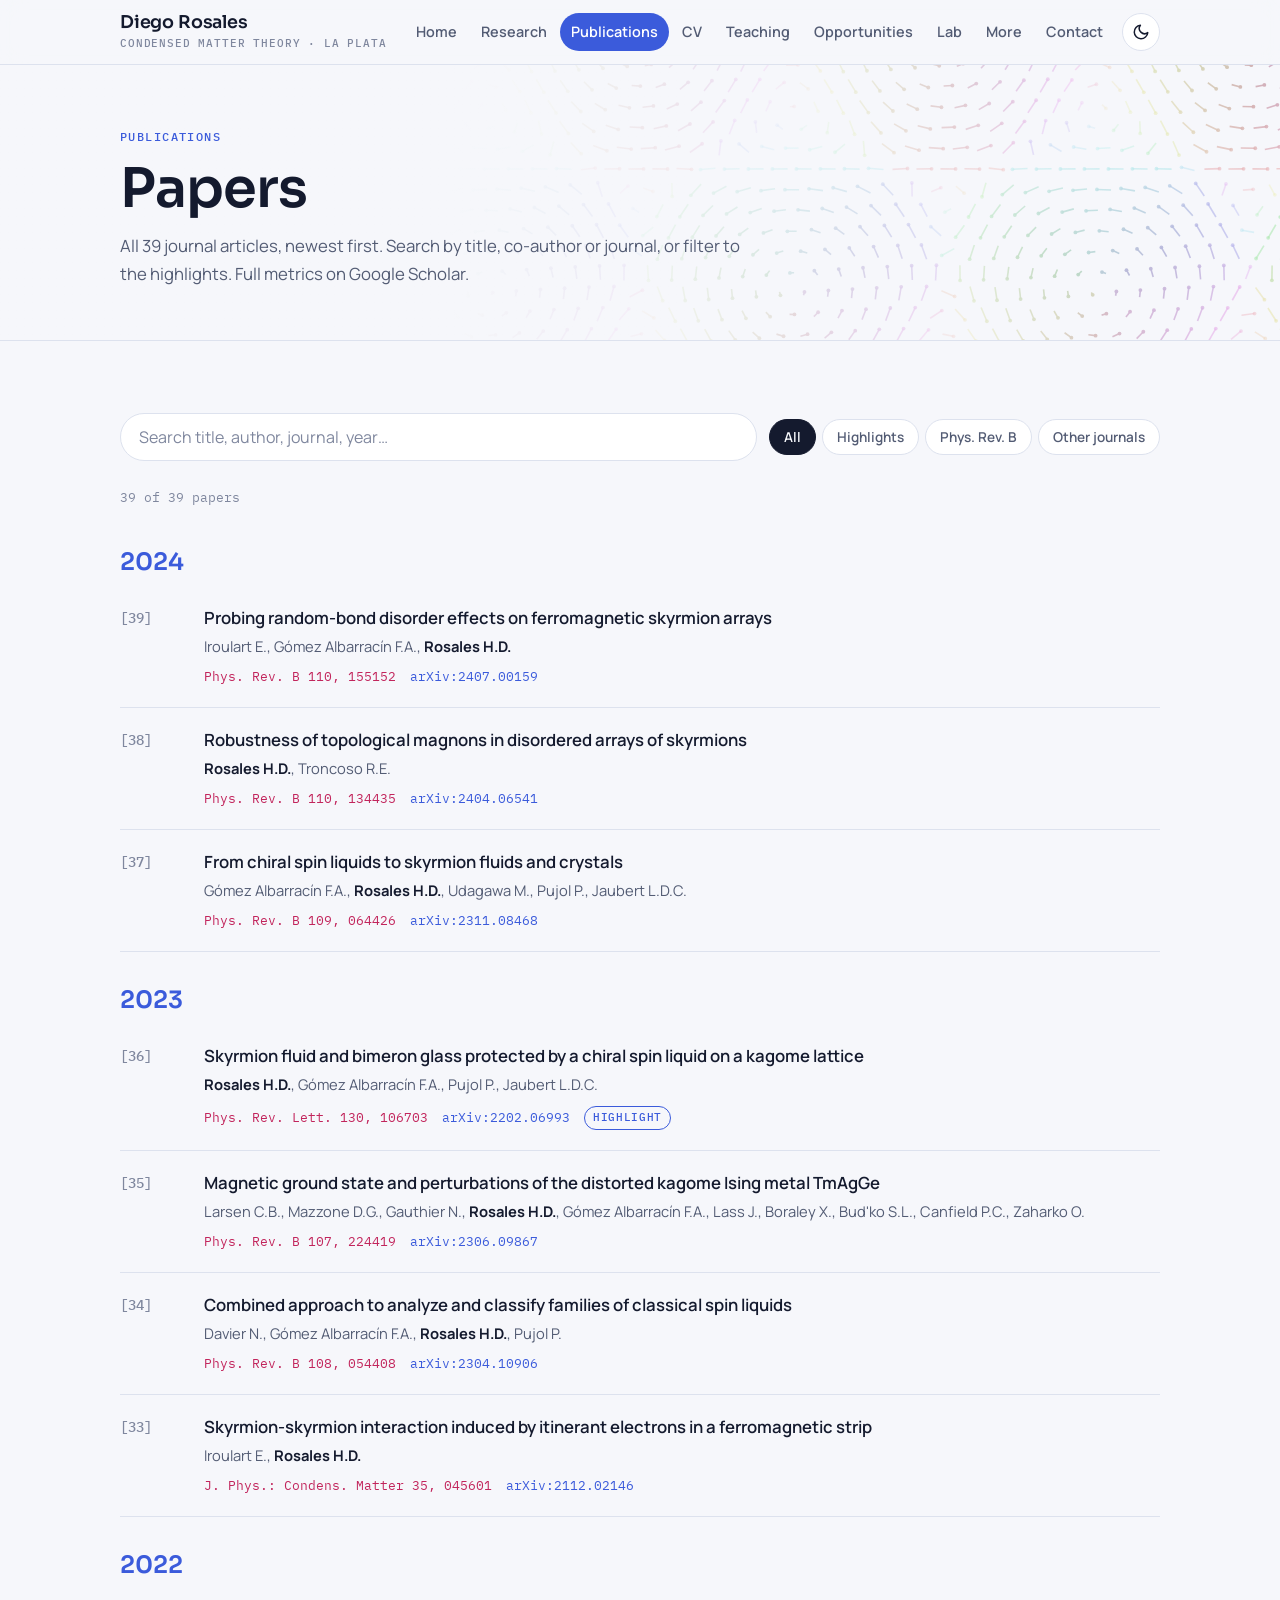
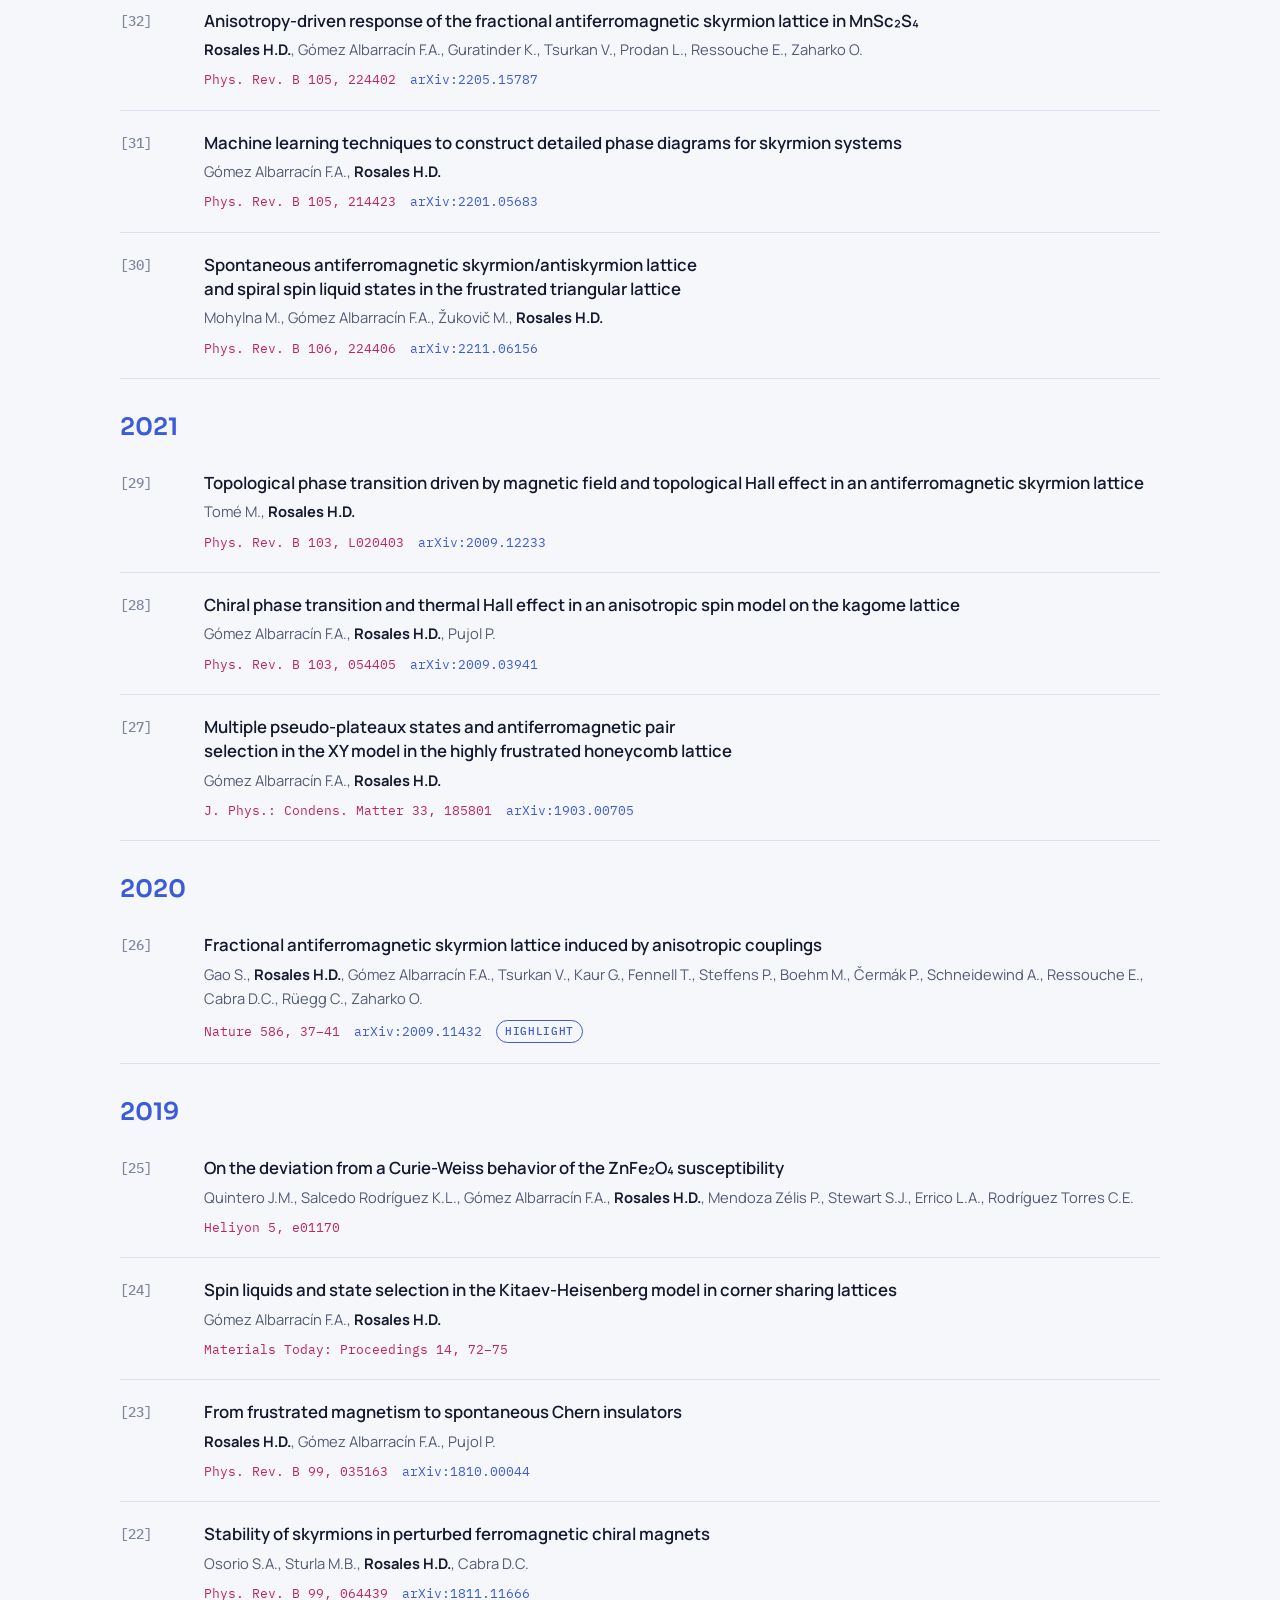
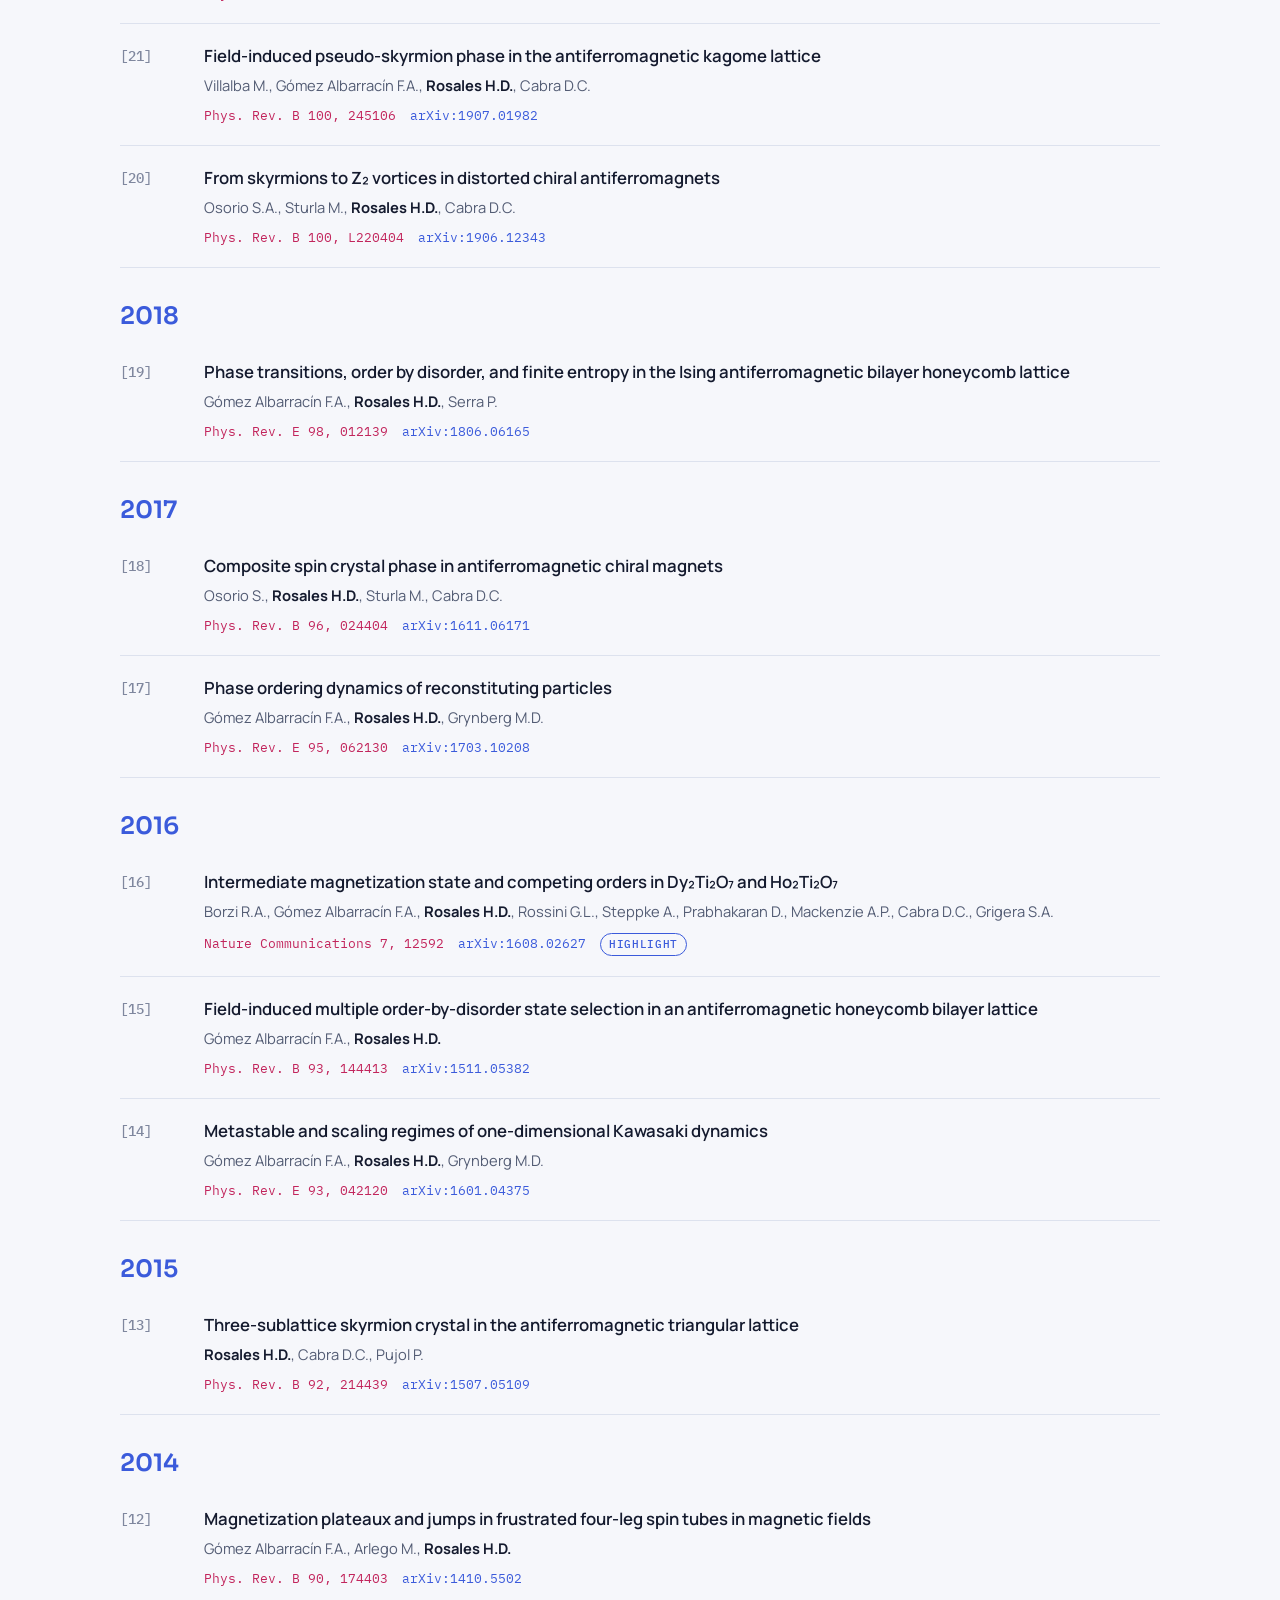
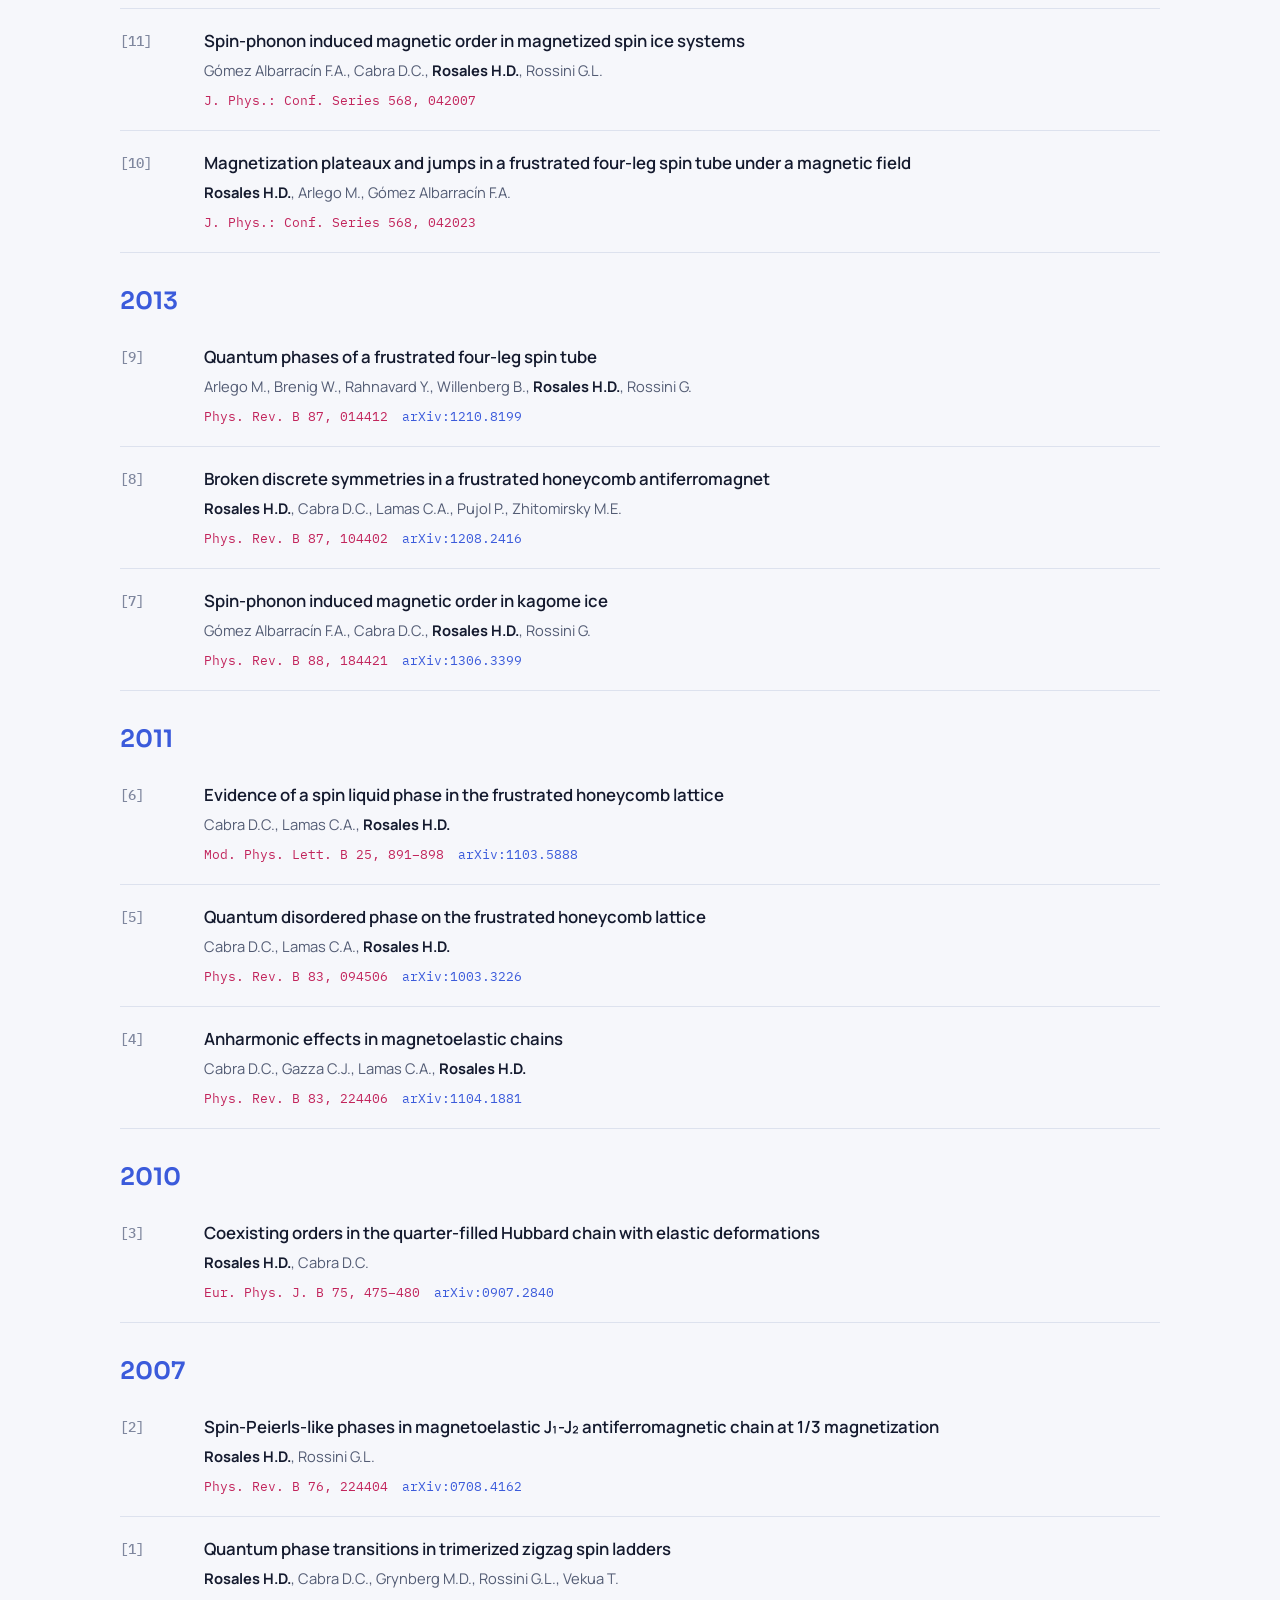
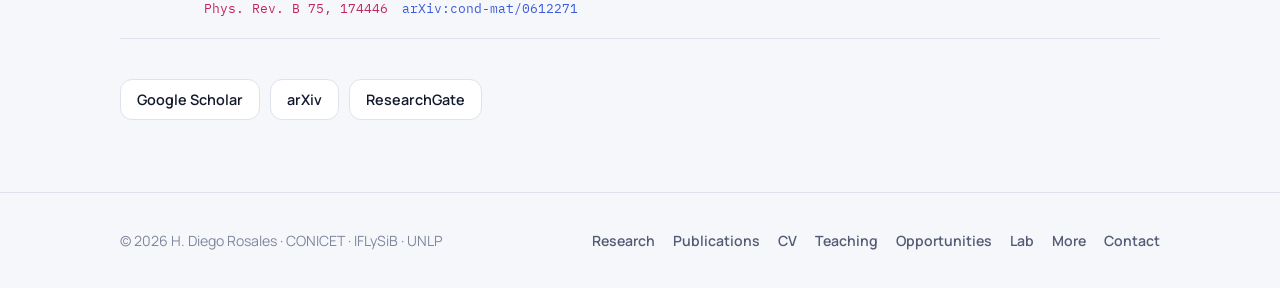
<file: publications.html>
<!doctype html>
<html lang="en">
<head>
<meta charset="utf-8">
<meta name="viewport" content="width=device-width, initial-scale=1, viewport-fit=cover">
<title>Publications · Diego Rosales</title>
<meta name="description" content="Complete list of publications of H. Diego Rosales, searchable by title, author and journal.">
<meta property="og:title" content="Publications · Diego Rosales">
<meta property="og:description" content="Complete list of publications of H. Diego Rosales, searchable by title, author and journal.">
<script>try{var t=localStorage.getItem('theme');if(t==='light'||t==='dark')document.documentElement.dataset.theme=t;}catch(e){}</script>
<link rel="preconnect" href="https://fonts.googleapis.com"><link rel="preconnect" href="https://fonts.gstatic.com" crossorigin><link rel="stylesheet" href="https://fonts.googleapis.com/css2?family=IBM+Plex+Mono:wght@400;500&family=Manrope:wght@400;500;600;700&family=Sora:wght@500;600&display=swap">
<link rel="stylesheet" href="assets/style.css">
</head>
<body>
<header class="site-header">
  <div class="wrap nav">
    <a class="brand" href="index.html"><b>Diego Rosales</b><small>Condensed matter theory · La Plata</small></a>
    <div class="nav-right">
      <nav aria-label="Main">
        <ul class="nav-links" id="nav-links">
        <li><a href="index.html">Home</a></li>
        <li><a href="research.html">Research</a></li>
        <li><a href="publications.html" aria-current="page">Publications</a></li>
        <li><a href="cv.html">CV</a></li>
        <li><a href="teaching.html">Teaching</a></li>
        <li><a href="opportunities.html">Opportunities</a></li>
        <li><a href="lab.html">Lab</a></li>
        <li><a href="more.html">More</a></li>
        <li><a href="contact.html">Contact</a></li>
        </ul>
      </nav>
      <button class="icon-btn theme-toggle" type="button" aria-label="Switch theme"><svg class="moon" viewBox="0 0 24 24" fill="none" stroke="currentColor" stroke-width="2" stroke-linecap="round" stroke-linejoin="round"><path d="M21 12.8A9 9 0 1 1 11.2 3a7 7 0 0 0 9.8 9.8z"/></svg><svg class="sun" viewBox="0 0 24 24" fill="none" stroke="currentColor" stroke-width="2" stroke-linecap="round"><circle cx="12" cy="12" r="4"/><path d="M12 2v2M12 20v2M4.9 4.9l1.4 1.4M17.7 17.7l1.4 1.4M2 12h2M20 12h2M4.9 19.1l1.4-1.4M17.7 6.3l1.4-1.4"/></svg></button>
      <button class="menu-btn" aria-expanded="false" aria-controls="nav-links">Menu</button>
    </div>
  </div>
</header>
<main>
<section class="page-head">
  <canvas data-lattice="strip" aria-hidden="true"></canvas>
  <div class="wrap">
    <span class="eyebrow">Publications</span>
    <h1>Papers</h1>
    <p>All 39 journal articles, newest first. Search by title, co-author or journal, or filter to the highlights. Full metrics on Google Scholar.</p>
  </div>
</section>
<section class="section">
  <div class="wrap">
    <div class="toolbar">
      <input id="pub-search" type="search" placeholder="Search title, author, journal, year…" aria-label="Search publications">
      <div class="chips" role="group" aria-label="Filter">
        <button class="chip" data-filter="all" aria-pressed="true">All</button>
        <button class="chip" data-filter="highlight" aria-pressed="false">Highlights</button>
        <button class="chip" data-filter="prb" aria-pressed="false">Phys. Rev. B</button>
        <button class="chip" data-filter="other" aria-pressed="false">Other journals</button>
      </div>
    </div>
    <p class="count" id="pub-count"></p>
    <div id="pub-list"></div>
    <div style="margin-top:40px"><div class="affils">
  <a href="https://scholar.google.com/citations?user=Mq5_ev8AAAAJ" target="_blank" rel="noopener">Google Scholar</a>
  <a href="https://arxiv.org/search/cond-mat?searchtype=author&amp;query=Rosales%2C+H+D" target="_blank" rel="noopener">arXiv</a>
  <a href="https://www.researchgate.net/profile/Hector_Rosales" target="_blank" rel="noopener">ResearchGate</a>
</div></div>
  </div>
</section>
</main>
<footer class="site-footer">
  <div class="wrap">
    <p>© 2026 H. Diego Rosales · CONICET · IFLySiB · UNLP</p>
    <nav aria-label="Footer"><a href="research.html">Research</a> <a href="publications.html">Publications</a> <a href="cv.html">CV</a> <a href="teaching.html">Teaching</a> <a href="opportunities.html">Opportunities</a> <a href="lab.html">Lab</a> <a href="more.html">More</a> <a href="contact.html">Contact</a></nav>
  </div>
</footer>
<script src="assets/publications.js"></script>
<script src="assets/main.js"></script>
</body>
</html>
</file>
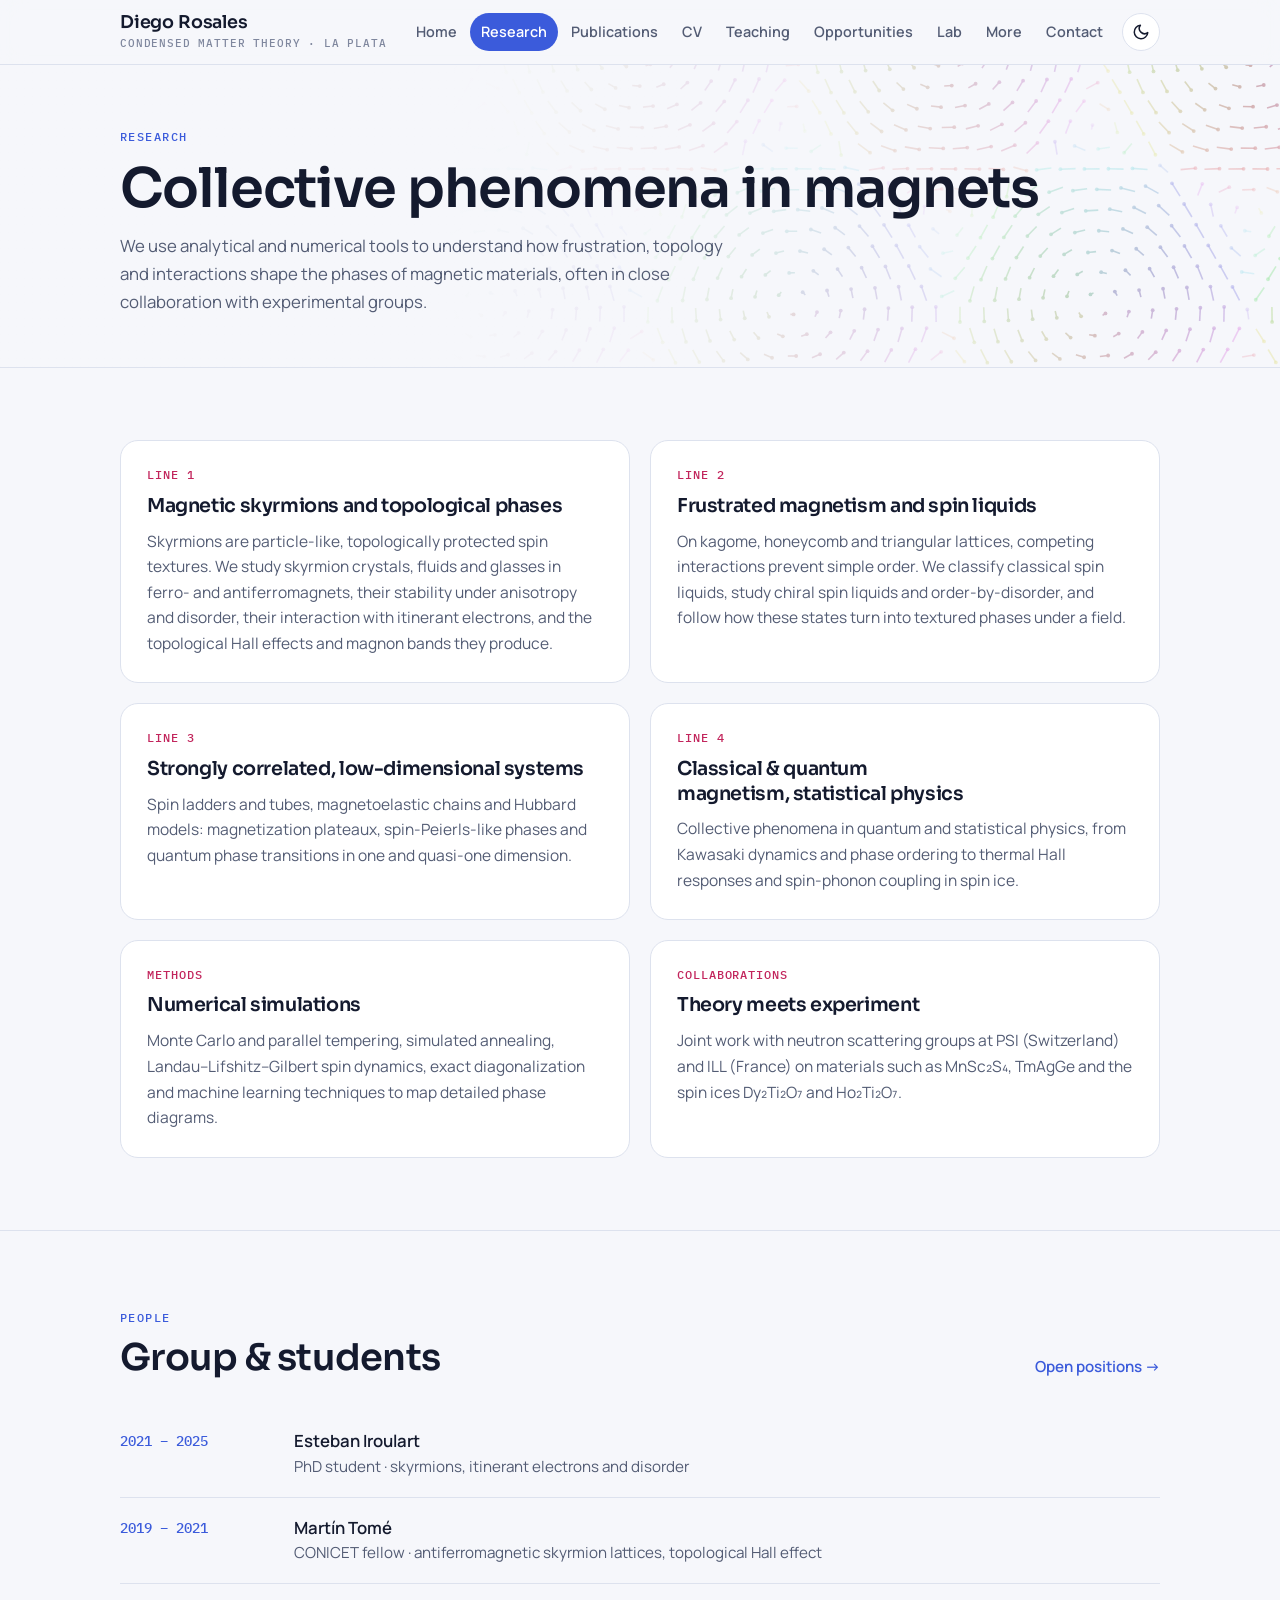
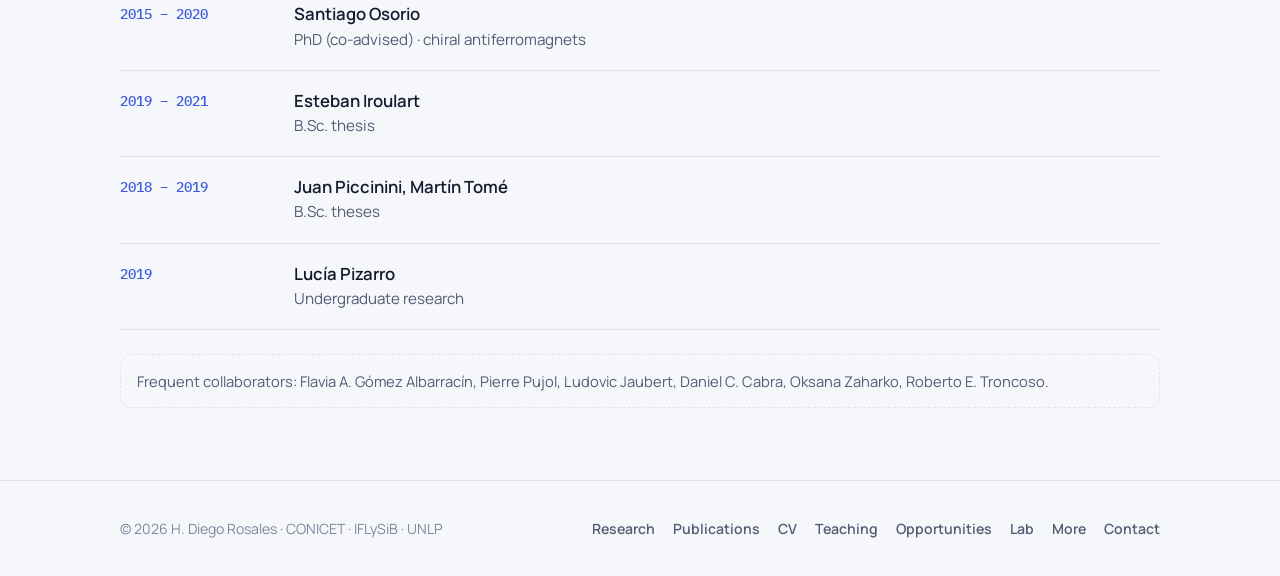
<file: research.html>
<!doctype html>
<html lang="en">
<head>
<meta charset="utf-8">
<meta name="viewport" content="width=device-width, initial-scale=1, viewport-fit=cover">
<title>Research · Diego Rosales</title>
<meta name="description" content="Research lines of H. Diego Rosales: magnetic skyrmions, spin liquids, strongly correlated systems and numerical methods.">
<meta property="og:title" content="Research · Diego Rosales">
<meta property="og:description" content="Research lines of H. Diego Rosales: magnetic skyrmions, spin liquids, strongly correlated systems and numerical methods.">
<script>try{var t=localStorage.getItem('theme');if(t==='light'||t==='dark')document.documentElement.dataset.theme=t;}catch(e){}</script>
<link rel="preconnect" href="https://fonts.googleapis.com"><link rel="preconnect" href="https://fonts.gstatic.com" crossorigin><link rel="stylesheet" href="https://fonts.googleapis.com/css2?family=IBM+Plex+Mono:wght@400;500&family=Manrope:wght@400;500;600;700&family=Sora:wght@500;600&display=swap">
<link rel="stylesheet" href="assets/style.css">
</head>
<body>
<header class="site-header">
  <div class="wrap nav">
    <a class="brand" href="index.html"><b>Diego Rosales</b><small>Condensed matter theory · La Plata</small></a>
    <div class="nav-right">
      <nav aria-label="Main">
        <ul class="nav-links" id="nav-links">
        <li><a href="index.html">Home</a></li>
        <li><a href="research.html" aria-current="page">Research</a></li>
        <li><a href="publications.html">Publications</a></li>
        <li><a href="cv.html">CV</a></li>
        <li><a href="teaching.html">Teaching</a></li>
        <li><a href="opportunities.html">Opportunities</a></li>
        <li><a href="lab.html">Lab</a></li>
        <li><a href="more.html">More</a></li>
        <li><a href="contact.html">Contact</a></li>
        </ul>
      </nav>
      <button class="icon-btn theme-toggle" type="button" aria-label="Switch theme"><svg class="moon" viewBox="0 0 24 24" fill="none" stroke="currentColor" stroke-width="2" stroke-linecap="round" stroke-linejoin="round"><path d="M21 12.8A9 9 0 1 1 11.2 3a7 7 0 0 0 9.8 9.8z"/></svg><svg class="sun" viewBox="0 0 24 24" fill="none" stroke="currentColor" stroke-width="2" stroke-linecap="round"><circle cx="12" cy="12" r="4"/><path d="M12 2v2M12 20v2M4.9 4.9l1.4 1.4M17.7 17.7l1.4 1.4M2 12h2M20 12h2M4.9 19.1l1.4-1.4M17.7 6.3l1.4-1.4"/></svg></button>
      <button class="menu-btn" aria-expanded="false" aria-controls="nav-links">Menu</button>
    </div>
  </div>
</header>
<main>
<section class="page-head">
  <canvas data-lattice="strip" aria-hidden="true"></canvas>
  <div class="wrap">
    <span class="eyebrow">Research</span>
    <h1>Collective phenomena in magnets</h1>
    <p>We use analytical and numerical tools to understand how frustration, topology and interactions shape the phases of magnetic materials, often in close collaboration with experimental groups.</p>
  </div>
</section>
<section class="section">
  <div class="wrap grid two">
    <article class="card">
      <span class="tag">Line 1</span>
      <h3>Magnetic skyrmions and topological phases</h3>
      <p>Skyrmions are particle-like, topologically protected spin textures. We study skyrmion crystals, fluids and glasses in ferro- and antiferromagnets, their stability under anisotropy and disorder, their interaction with itinerant electrons, and the topological Hall effects and magnon bands they produce.</p>
    </article>
    <article class="card">
      <span class="tag">Line 2</span>
      <h3>Frustrated magnetism and spin liquids</h3>
      <p>On kagome, honeycomb and triangular lattices, competing interactions prevent simple order. We classify classical spin liquids, study chiral spin liquids and order-by-disorder, and follow how these states turn into textured phases under a field.</p>
    </article>
    <article class="card">
      <span class="tag">Line 3</span>
      <h3>Strongly correlated, low-dimensional systems</h3>
      <p>Spin ladders and tubes, magnetoelastic chains and Hubbard models: magnetization plateaux, spin-Peierls-like phases and quantum phase transitions in one and quasi-one dimension.</p>
    </article>
    <article class="card">
      <span class="tag">Line 4</span>
      <h3>Classical &amp; quantum magnetism, statistical physics</h3>
      <p>Collective phenomena in quantum and statistical physics, from Kawasaki dynamics and phase ordering to thermal Hall responses and spin-phonon coupling in spin ice.</p>
    </article>
    <article class="card">
      <span class="tag">Methods</span>
      <h3>Numerical simulations</h3>
      <p>Monte Carlo and parallel tempering, simulated annealing, Landau–Lifshitz–Gilbert spin dynamics, exact diagonalization and machine learning techniques to map detailed phase diagrams.</p>
    </article>
    <article class="card">
      <span class="tag">Collaborations</span>
      <h3>Theory meets experiment</h3>
      <p>Joint work with neutron scattering groups at PSI (Switzerland) and ILL (France) on materials such as MnSc₂S₄, TmAgGe and the spin ices Dy₂Ti₂O₇ and Ho₂Ti₂O₇.</p>
    </article>
  </div>
</section>

<section class="section">
  <div class="wrap">
    <div class="section-head"><div><span class="eyebrow">People</span><h2>Group &amp; students</h2></div><a class="more" href="opportunities.html">Open positions →</a></div>
    <ul class="timeline">
      <li><span class="when">2021 – 2025</span><div><h3>Esteban Iroulart</h3><p>PhD student · skyrmions, itinerant electrons and disorder</p></div></li>
      <li><span class="when">2019 – 2021</span><div><h3>Martín Tomé</h3><p>CONICET fellow · antiferromagnetic skyrmion lattices, topological Hall effect</p></div></li>
      <li><span class="when">2015 – 2020</span><div><h3>Santiago Osorio</h3><p>PhD (co-advised) · chiral antiferromagnets</p></div></li>
      <li><span class="when">2019 – 2021</span><div><h3>Esteban Iroulart</h3><p>B.Sc. thesis</p></div></li>
      <li><span class="when">2018 – 2019</span><div><h3>Juan Piccinini, Martín Tomé</h3><p>B.Sc. theses</p></div></li>
      <li><span class="when">2019</span><div><h3>Lucía Pizarro</h3><p>Undergraduate research</p></div></li>
    </ul>
    <p class="note" style="margin-top:24px">Frequent collaborators: Flavia A. Gómez Albarracín, Pierre Pujol, Ludovic Jaubert, Daniel C. Cabra, Oksana Zaharko, Roberto E. Troncoso.</p>
  </div>
</section>
</main>
<footer class="site-footer">
  <div class="wrap">
    <p>© 2026 H. Diego Rosales · CONICET · IFLySiB · UNLP</p>
    <nav aria-label="Footer"><a href="research.html">Research</a> <a href="publications.html">Publications</a> <a href="cv.html">CV</a> <a href="teaching.html">Teaching</a> <a href="opportunities.html">Opportunities</a> <a href="lab.html">Lab</a> <a href="more.html">More</a> <a href="contact.html">Contact</a></nav>
  </div>
</footer>
<script src="assets/main.js"></script>
</body>
</html>
</file>
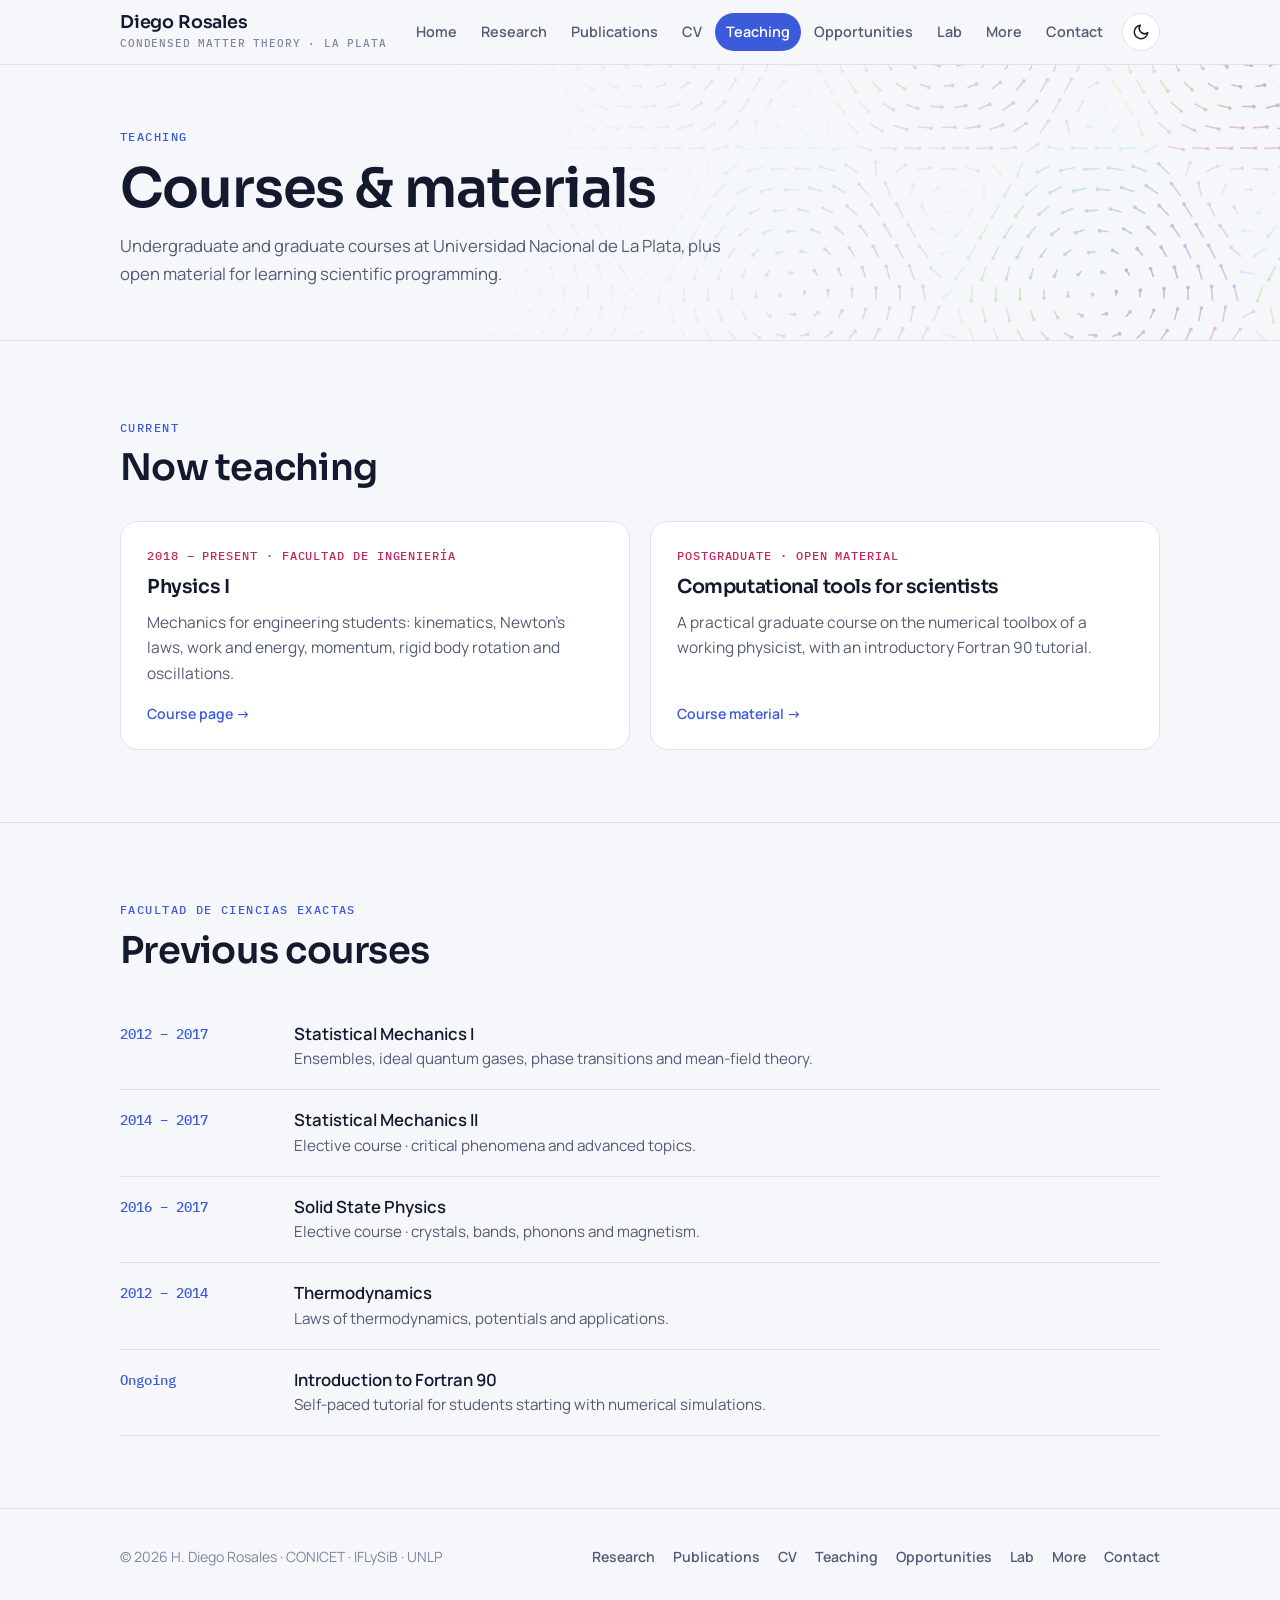
<file: teaching.html>
<!doctype html>
<html lang="en">
<head>
<meta charset="utf-8">
<meta name="viewport" content="width=device-width, initial-scale=1, viewport-fit=cover">
<title>Teaching · Diego Rosales</title>
<meta name="description" content="Courses taught by H. Diego Rosales at Universidad Nacional de La Plata.">
<meta property="og:title" content="Teaching · Diego Rosales">
<meta property="og:description" content="Courses taught by H. Diego Rosales at Universidad Nacional de La Plata.">
<script>try{var t=localStorage.getItem('theme');if(t==='light'||t==='dark')document.documentElement.dataset.theme=t;}catch(e){}</script>
<link rel="preconnect" href="https://fonts.googleapis.com"><link rel="preconnect" href="https://fonts.gstatic.com" crossorigin><link rel="stylesheet" href="https://fonts.googleapis.com/css2?family=IBM+Plex+Mono:wght@400;500&family=Manrope:wght@400;500;600;700&family=Sora:wght@500;600&display=swap">
<link rel="stylesheet" href="assets/style.css">
</head>
<body>
<header class="site-header">
  <div class="wrap nav">
    <a class="brand" href="index.html"><b>Diego Rosales</b><small>Condensed matter theory · La Plata</small></a>
    <div class="nav-right">
      <nav aria-label="Main">
        <ul class="nav-links" id="nav-links">
        <li><a href="index.html">Home</a></li>
        <li><a href="research.html">Research</a></li>
        <li><a href="publications.html">Publications</a></li>
        <li><a href="cv.html">CV</a></li>
        <li><a href="teaching.html" aria-current="page">Teaching</a></li>
        <li><a href="opportunities.html">Opportunities</a></li>
        <li><a href="lab.html">Lab</a></li>
        <li><a href="more.html">More</a></li>
        <li><a href="contact.html">Contact</a></li>
        </ul>
      </nav>
      <button class="icon-btn theme-toggle" type="button" aria-label="Switch theme"><svg class="moon" viewBox="0 0 24 24" fill="none" stroke="currentColor" stroke-width="2" stroke-linecap="round" stroke-linejoin="round"><path d="M21 12.8A9 9 0 1 1 11.2 3a7 7 0 0 0 9.8 9.8z"/></svg><svg class="sun" viewBox="0 0 24 24" fill="none" stroke="currentColor" stroke-width="2" stroke-linecap="round"><circle cx="12" cy="12" r="4"/><path d="M12 2v2M12 20v2M4.9 4.9l1.4 1.4M17.7 17.7l1.4 1.4M2 12h2M20 12h2M4.9 19.1l1.4-1.4M17.7 6.3l1.4-1.4"/></svg></button>
      <button class="menu-btn" aria-expanded="false" aria-controls="nav-links">Menu</button>
    </div>
  </div>
</header>
<main>
<section class="page-head">
  <canvas data-lattice="strip" aria-hidden="true"></canvas>
  <div class="wrap">
    <span class="eyebrow">Teaching</span>
    <h1>Courses &amp; materials</h1>
    <p>Undergraduate and graduate courses at Universidad Nacional de La Plata, plus open material for learning scientific programming.</p>
  </div>
</section>
<section class="section">
  <div class="wrap">
    <div class="section-head"><div><span class="eyebrow">Current</span><h2>Now teaching</h2></div></div>
    <div class="grid two">
      <article class="card">
        <span class="tag">2018 – present · Facultad de Ingeniería</span>
        <h3>Physics I</h3>
        <p>Mechanics for engineering students: kinematics, Newton's laws, work and energy, momentum, rigid body rotation and oscillations.</p>
        <a class="foot" href="https://www.ing.unlp.edu.ar/" target="_blank" rel="noopener">Course page →</a>
      </article>
      <article class="card">
        <span class="tag">Postgraduate · Open material</span>
        <h3>Computational tools for scientists</h3>
        <p>A practical graduate course on the numerical toolbox of a working physicist, with an introductory Fortran 90 tutorial.</p>
        <a class="foot" href="https://diegorosalesphys.wordpress.com/teaching/" target="_blank" rel="noopener">Course material →</a>
      </article>
    </div>
  </div>
</section>
<section class="section">
  <div class="wrap">
    <div class="section-head"><div><span class="eyebrow">Facultad de Ciencias Exactas</span><h2>Previous courses</h2></div></div>
    <ul class="timeline">
      <li><span class="when">2012 – 2017</span><div><h3>Statistical Mechanics I</h3><p>Ensembles, ideal quantum gases, phase transitions and mean-field theory.</p></div></li>
      <li><span class="when">2014 – 2017</span><div><h3>Statistical Mechanics II</h3><p>Elective course · critical phenomena and advanced topics.</p></div></li>
      <li><span class="when">2016 – 2017</span><div><h3>Solid State Physics</h3><p>Elective course · crystals, bands, phonons and magnetism.</p></div></li>
      <li><span class="when">2012 – 2014</span><div><h3>Thermodynamics</h3><p>Laws of thermodynamics, potentials and applications.</p></div></li>
      <li><span class="when">Ongoing</span><div><h3>Introduction to Fortran 90</h3><p>Self-paced tutorial for students starting with numerical simulations.</p></div></li>
    </ul>
  </div>
</section>
</main>
<footer class="site-footer">
  <div class="wrap">
    <p>© 2026 H. Diego Rosales · CONICET · IFLySiB · UNLP</p>
    <nav aria-label="Footer"><a href="research.html">Research</a> <a href="publications.html">Publications</a> <a href="cv.html">CV</a> <a href="teaching.html">Teaching</a> <a href="opportunities.html">Opportunities</a> <a href="lab.html">Lab</a> <a href="more.html">More</a> <a href="contact.html">Contact</a></nav>
  </div>
</footer>
<script src="assets/main.js"></script>
</body>
</html>
</file>
<file: assets/style.css>
/* ==========================================================
   Diego Rosales — personal site
   Light + dark themes. Edit the tokens below to retune colours.
   ========================================================== */
:root {
  color-scheme: light;
  --bg: #F6F7FB;
  --surface: #FFFFFF;
  --surface-2: #EEF1F8;
  --line: #DDE2EE;
  --text: #141A2E;
  --muted: #535C74;
  --faint: #7F879E;
  --accent: #3B5BDB;       /* indigo blue */
  --accent-ink: #FFFFFF;   /* text on accent */
  --accent-2: #C2255C;     /* raspberry, for tags */
  --header-bg: rgba(246, 247, 251, .82);
  --shadow: 0 1px 2px rgba(20, 26, 46, .05), 0 8px 24px rgba(20, 26, 46, .06);
  --lattice: light;
  --display: "Sora", "Avenir Next", "Segoe UI", system-ui, sans-serif;
  --sans: "Manrope", "Segoe UI", system-ui, -apple-system, sans-serif;
  --mono: "IBM Plex Mono", ui-monospace, "SF Mono", Menlo, monospace;
  --wrap: 1120px;
  --gutter: clamp(16px, 4vw, 40px);
}
@media (prefers-color-scheme: dark) {
  :root:not([data-theme="light"]) {
    color-scheme: dark;
    --bg: #0F1218; --surface: #161A23; --surface-2: #1C2130; --line: #2A3142;
    --text: #E9ECF2; --muted: #A3AABB; --faint: #747B8F;
    --accent: #8FA5FF; --accent-ink: #0F1218; --accent-2: #F783AC;
    --header-bg: rgba(15, 18, 24, .8);
    --shadow: 0 1px 2px rgba(0,0,0,.3), 0 8px 24px rgba(0,0,0,.25);
    --lattice: dark;
  }
}
:root[data-theme="dark"] {
  color-scheme: dark;
  --bg: #0F1218; --surface: #161A23; --surface-2: #1C2130; --line: #2A3142;
  --text: #E9ECF2; --muted: #A3AABB; --faint: #747B8F;
  --accent: #8FA5FF; --accent-ink: #0F1218; --accent-2: #F783AC;
  --header-bg: rgba(15, 18, 24, .8);
  --shadow: 0 1px 2px rgba(0,0,0,.3), 0 8px 24px rgba(0,0,0,.25);
  --lattice: dark;
}

* { box-sizing: border-box; }
html { scroll-behavior: smooth; }
body {
  margin: 0; background: var(--bg); color: var(--text);
  font: 16px/1.65 var(--sans); -webkit-font-smoothing: antialiased;
  transition: background-color .25s, color .25s;
}
img { max-width: 100%; display: block; }
a { color: var(--accent); text-decoration: none; }
a:hover { text-decoration: underline; text-underline-offset: 3px; }
:focus-visible { outline: 2px solid var(--accent); outline-offset: 3px; border-radius: 4px; }
h1, h2, h3 { text-wrap: balance; margin: 0; font-family: var(--display); letter-spacing: -.02em; }
p { margin: 0; }
.wrap { max-width: var(--wrap); margin-inline: auto; padding-inline: var(--gutter); }

/* ---------- Header / nav ---------- */
.site-header {
  position: sticky; top: env(safe-area-inset-top, 0px); z-index: 20;
  background: var(--header-bg);
  backdrop-filter: blur(12px); -webkit-backdrop-filter: blur(12px);
  border-bottom: 1px solid var(--line);
}
.nav { display: flex; align-items: center; justify-content: space-between; gap: 16px; min-height: 64px; }
.brand { display: flex; flex-direction: column; line-height: 1.15; color: var(--text); }
.brand:hover { text-decoration: none; }
.brand b { font: 600 1.1rem/1.1 var(--display); letter-spacing: -.01em; }
.brand small { white-space: nowrap; font: 500 .66rem/1.4 var(--mono); color: var(--faint); letter-spacing: .08em; text-transform: uppercase; margin-top: 3px; }
.nav-right { display: flex; align-items: center; gap: 8px; }
.nav-links { display: flex; gap: 2px; list-style: none; margin: 0; padding: 0; }
.nav-links a { display: block; padding: 7px 11px; border-radius: 999px; color: var(--muted); font-size: .9rem; font-weight: 600; }
.nav-links a:hover { color: var(--text); background: var(--surface-2); text-decoration: none; }
.nav-links a[aria-current="page"] { color: var(--accent-ink); background: var(--accent); }
.icon-btn {
  width: 38px; height: 38px; display: grid; place-items: center; flex: none;
  border: 1px solid var(--line); border-radius: 999px; background: var(--surface);
  color: var(--text); cursor: pointer;
}
.icon-btn:hover { border-color: var(--accent); }
.icon-btn svg { width: 18px; height: 18px; }
.theme-toggle .sun { display: none; }
:root[data-theme="dark"] .theme-toggle .sun { display: block; }
:root[data-theme="dark"] .theme-toggle .moon { display: none; }
@media (prefers-color-scheme: dark) {
  :root:not([data-theme="light"]) .theme-toggle .sun { display: block; }
  :root:not([data-theme="light"]) .theme-toggle .moon { display: none; }
}
.menu-btn {
  display: none; background: var(--surface); border: 1px solid var(--line); color: var(--text);
  border-radius: 999px; padding: 8px 14px; font: 600 .85rem var(--sans); cursor: pointer;
}
@media (max-width: 420px), (min-width: 961px) and (max-width: 1180px) { .brand small { display: none; } }
@media (max-width: 960px) {
  .menu-btn { display: block; }
  .nav-links {
    display: none; position: absolute; left: 0; right: 0; top: 100%;
    flex-direction: column; gap: 0; padding: 8px var(--gutter) 16px;
    background: var(--bg); border-bottom: 1px solid var(--line);
  }
  .nav-links.open { display: flex; }
  .nav-links a { border-radius: 10px; padding: 12px; font-size: 1rem; }
}

/* ---------- Page heads ---------- */
.eyebrow { font: 500 .74rem/1.4 var(--mono); letter-spacing: .12em; text-transform: uppercase; color: var(--accent); }
.page-head { position: relative; overflow: hidden; border-bottom: 1px solid var(--line); }
.page-head canvas { position: absolute; inset: 0; width: 100%; height: 100%; opacity: .5; }
.page-head::after {
  content: ""; position: absolute; inset: 0;
  background: linear-gradient(90deg, var(--bg) 35%, color-mix(in srgb, var(--bg) 35%, transparent));
}
.page-head .wrap { position: relative; z-index: 1; padding-block: 64px 52px; display: grid; gap: 14px; }
.page-head h1 { font-size: clamp(2.2rem, 5vw, 3.4rem); font-weight: 600; line-height: 1.08; }
.page-head p { color: var(--muted); max-width: 62ch; font-size: 1.05rem; }

/* ---------- Home hero ---------- */
.hero { position: relative; border-bottom: 1px solid var(--line); overflow: hidden; }
.hero .wrap { display: grid; grid-template-columns: 1.15fr .85fr; gap: 56px; align-items: center; padding-block: 64px 72px; }
.hero h1 { font-size: clamp(2.3rem, 4.8vw, 3.7rem); font-weight: 600; line-height: 1.08; margin-top: 14px; }
.hero h1 em { font-style: normal; color: var(--accent); }
.hero .lede { font-size: 1.1rem; color: var(--muted); max-width: 54ch; margin-top: 22px; }
.hero .lede strong { color: var(--text); font-weight: 600; }
.hero-actions { display: flex; flex-wrap: wrap; gap: 10px; margin-top: 28px; }
.hero-visual { position: relative; padding: 0 0 40px 40px; }
.portrait {
  aspect-ratio: 4 / 5; width: 100%; max-width: 100%; border-radius: 28px; overflow: hidden;
  background: var(--surface-2); box-shadow: var(--shadow); border: 1px solid var(--line);
}
.portrait img { width: 100%; height: 100%; object-fit: cover; }
.lattice-badge {
  position: absolute; left: 0; bottom: 0; width: 44%; aspect-ratio: 1; max-width: 100%;
  border-radius: 50%; overflow: hidden; background: var(--surface);
  border: 1px solid var(--line); box-shadow: var(--shadow);
}
.lattice-badge canvas { width: 100%; height: 100%; display: block; }
@media (max-width: 820px) {
  .hero .wrap { grid-template-columns: 1fr; padding-block: 40px 56px; gap: 36px; }
  .hero-visual { max-width: 360px; width: 100%; margin-inline: auto; order: -1; }
}

/* ---------- Buttons ---------- */
.btn {
  display: inline-flex; align-items: center; gap: 8px; padding: 10px 18px;
  border-radius: 999px; font: 600 .93rem var(--sans); border: 1px solid var(--line);
  color: var(--text); background: var(--surface); cursor: pointer;
}
.btn:hover { text-decoration: none; border-color: var(--accent); }
.btn.primary { background: var(--accent); color: var(--accent-ink); border-color: var(--accent); }
.btn.primary:hover { filter: brightness(1.07); }
.btn[aria-pressed="true"] { background: var(--text); color: var(--bg); border-color: var(--text); }

/* ---------- Sections ---------- */
.section { padding-block: 72px; }
.section + .section { border-top: 1px solid var(--line); }
.section-head { display: flex; justify-content: space-between; align-items: end; gap: 24px; flex-wrap: wrap; margin-bottom: 32px; }
.section-head h2 { font-size: clamp(1.7rem, 3.2vw, 2.3rem); font-weight: 600; line-height: 1.15; margin-top: 8px; }
.section-head .more { font-weight: 600; font-size: .95rem; }
.prose { max-width: 68ch; color: var(--muted); display: grid; gap: 16px; font-size: 1.05rem; }
.prose:is(p) { display: block; }
.prose strong { color: var(--text); font-weight: 600; }

.grid { display: grid; gap: 20px; }
.grid.two { grid-template-columns: repeat(2, minmax(0, 1fr)); }
.grid.three { grid-template-columns: repeat(3, minmax(0, 1fr)); }
@media (max-width: 900px) { .grid.three { grid-template-columns: repeat(2, minmax(0, 1fr)); } }
@media (max-width: 640px) { .grid.two, .grid.three { grid-template-columns: 1fr; } }

.card {
  background: var(--surface); border: 1px solid var(--line); border-radius: 18px;
  padding: 26px; display: flex; flex-direction: column; gap: 10px;
}
.card h3 { font-size: 1.2rem; font-weight: 600; line-height: 1.3; }
.card p { color: var(--muted); font-size: .97rem; }
.card .tag { font: 500 .72rem/1.4 var(--mono); letter-spacing: .08em; text-transform: uppercase; color: var(--accent-2); }
a.card { color: inherit; transition: border-color .2s, transform .2s, box-shadow .2s; }
a.card:hover { text-decoration: none; border-color: var(--accent); transform: translateY(-2px); box-shadow: var(--shadow); }
.card .foot { margin-top: auto; padding-top: 8px; font: 600 .88rem var(--sans); color: var(--accent); }

.topics { list-style: none; margin: 0; padding: 0; border-top: 1px solid var(--line); }
.topics li { display: grid; grid-template-columns: 1fr 1.4fr; gap: 24px; padding: 22px 0; border-bottom: 1px solid var(--line); align-items: baseline; }
.topics h3 { font-size: 1.2rem; font-weight: 600; }
.topics p { color: var(--muted); }
@media (max-width: 700px) { .topics li { grid-template-columns: 1fr; gap: 6px; } }

/* ---------- Publications ---------- */
.pub { display: grid; grid-template-columns: 64px 1fr; gap: 20px; padding: 20px 0; border-bottom: 1px solid var(--line); }
.pub:first-child { border-top: 1px solid var(--line); }
.pub .num { font: 500 .85rem/1.9 var(--mono); color: var(--faint); font-variant-numeric: tabular-nums; }
.pub h3 { font: 600 1.05rem/1.45 var(--sans); letter-spacing: 0; color: var(--text); }
.pub .authors { color: var(--muted); font-size: .92rem; margin-top: 4px; }
.pub .authors b { color: var(--text); font-weight: 700; }
.pub .meta { display: flex; flex-wrap: wrap; gap: 8px 14px; align-items: center; margin-top: 10px; font: .82rem/1.4 var(--mono); color: var(--muted); }
.journal { color: var(--accent-2); }
.badge { font: 500 .7rem/1 var(--mono); letter-spacing: .06em; text-transform: uppercase; padding: 5px 8px; border-radius: 999px; border: 1px solid var(--accent); color: var(--accent); }
@media (max-width: 560px) { .pub { grid-template-columns: 1fr; gap: 6px; } }

.toolbar { display: flex; flex-wrap: wrap; gap: 12px; align-items: center; margin-bottom: 28px; }
.toolbar input {
  flex: 1 1 260px; min-width: 0; padding: 12px 18px; border-radius: 999px;
  border: 1px solid var(--line); background: var(--surface); color: var(--text); font: 1rem var(--sans);
}
.toolbar input::placeholder { color: var(--faint); }
.chips { display: flex; flex-wrap: wrap; gap: 6px; }
.chip { padding: 8px 14px; border-radius: 999px; border: 1px solid var(--line); background: var(--surface); color: var(--muted); font: 600 .85rem var(--sans); cursor: pointer; }
.chip:hover { color: var(--text); border-color: var(--accent); }
.chip[aria-pressed="true"] { background: var(--text); color: var(--bg); border-color: var(--text); }
.count { font: .82rem var(--mono); color: var(--faint); margin-bottom: 8px; }
.year-label { font: 600 1.5rem/1 var(--display); color: var(--accent); padding: 36px 0 12px; }

.stats { display: grid; grid-template-columns: repeat(4, minmax(0,1fr)); border: 1px solid var(--line); border-radius: 18px; overflow: hidden; background: var(--surface); }
.stats div { padding: 22px 24px; display: grid; gap: 4px; }
.stats div + div { border-left: 1px solid var(--line); }
.stats b { font: 600 1.9rem/1.1 var(--display); letter-spacing: -.02em; font-variant-numeric: tabular-nums; }
.stats span { font: .74rem/1.4 var(--mono); color: var(--muted); text-transform: uppercase; letter-spacing: .06em; }
@media (max-width: 700px) {
  .stats { grid-template-columns: repeat(2, minmax(0,1fr)); }
  .stats div:nth-child(3) { border-left: 0; }
  .stats div:nth-child(n+3) { border-top: 1px solid var(--line); }
}

/* ---------- Timeline (CV) ---------- */
.timeline { list-style: none; margin: 0; padding: 0; }
.timeline li { display: grid; grid-template-columns: 150px 1fr; gap: 24px; padding: 18px 0; border-bottom: 1px solid var(--line); }
.timeline .when { font: 500 .85rem/1.8 var(--mono); color: var(--accent); font-variant-numeric: tabular-nums; }
.timeline h3 { font: 600 1.05rem/1.45 var(--sans); letter-spacing: 0; }
.timeline p { color: var(--muted); font-size: .95rem; }
@media (max-width: 560px) { .timeline li { grid-template-columns: 1fr; gap: 4px; } }

.cv-layout { display: grid; grid-template-columns: 220px 1fr; gap: 56px; }
.cv-layout aside { position: sticky; top: 96px; align-self: start; display: grid; gap: 6px; }
.cv-layout aside a:not(.btn) { color: var(--muted); font-size: .95rem; padding: 4px 0; font-weight: 600; }
.cv-layout aside a:not(.btn):hover { color: var(--text); }
.cv-block + .cv-block { margin-top: 56px; }
.cv-block h2 { font-size: 1.7rem; font-weight: 600; margin-bottom: 18px; }
@media (max-width: 820px) { .cv-layout { grid-template-columns: 1fr; gap: 24px; } .cv-layout aside { position: static; display: flex; flex-wrap: wrap; gap: 6px 18px; align-items: center; } }

.affils { display: flex; flex-wrap: wrap; gap: 10px; }
.affils a { padding: 10px 16px; border: 1px solid var(--line); border-radius: 12px; color: var(--text); font: 600 .9rem var(--sans); background: var(--surface); }
.affils a span { color: var(--muted); font-weight: 500; }
.affils a:hover { border-color: var(--accent); text-decoration: none; }

/* ---------- Photography gallery ---------- */
.gallery { columns: 3 260px; column-gap: 16px; }
.gallery figure { margin: 0 0 16px; break-inside: avoid; border-radius: 14px; overflow: hidden; position: relative; background: var(--surface-2); }
.gallery img { width: 100%; height: auto; transition: transform .5s; }
.gallery figure:hover img { transform: scale(1.03); }
.gallery figcaption {
  position: absolute; left: 0; right: 0; bottom: 0; padding: 28px 14px 12px;
  background: linear-gradient(transparent, rgba(0,0,0,.6)); color: #fff; font-size: .85rem; font-weight: 600;
}
.gallery figcaption small { display: block; font: .7rem var(--mono); opacity: .8; font-weight: 400; }

/* ---------- Lab ---------- */
.sim { background: var(--surface); border: 1px solid var(--line); border-radius: 20px; overflow: hidden; }
.sim-stage { position: relative; background: var(--surface-2); border-bottom: 1px solid var(--line); }
.sim-stage canvas { display: block; width: 100%; height: auto; aspect-ratio: 16 / 7; cursor: crosshair; touch-action: none; }
@media (max-width: 640px) { .sim-stage canvas { aspect-ratio: 4 / 3; } }
.sim-readout { position: absolute; top: 12px; left: 12px; display: flex; gap: 6px; flex-wrap: wrap; pointer-events: none; }
.sim-readout span { font: 500 .75rem var(--mono); padding: 5px 10px; border-radius: 999px; background: var(--header-bg); border: 1px solid var(--line); color: var(--text); }
.sim-controls { display: grid; grid-template-columns: repeat(auto-fit, minmax(220px, 1fr)); gap: 20px 28px; padding: 22px 24px; }
.ctl { display: grid; gap: 6px; }
.ctl label { display: flex; justify-content: space-between; font-weight: 600; font-size: .9rem; }
.ctl label output { font: 500 .85rem var(--mono); color: var(--accent); }
.ctl input[type="range"] { width: 100%; accent-color: var(--accent); }
.ctl small { color: var(--faint); font-size: .8rem; }
.sim-actions { display: flex; flex-wrap: wrap; gap: 8px; padding: 0 24px 22px; }

.copy-row { display: flex; justify-content: space-between; align-items: center; gap: 12px; padding: 14px 0; border-bottom: 1px solid var(--line); flex-wrap: wrap; }
.copy-row:last-child { border-bottom: 0; }
.copy-row code { font: 500 1rem var(--mono); color: var(--text); user-select: all; overflow-wrap: anywhere; }
.copy-row .label { display: block; font: .72rem var(--mono); color: var(--faint); text-transform: uppercase; letter-spacing: .08em; margin-bottom: 2px; }
.copy-btn { padding: 6px 12px; font-size: .8rem; }
.contact-grid { display: grid; grid-template-columns: 1.2fr 1fr; gap: 20px; }
@media (max-width: 820px) { .contact-grid { grid-template-columns: 1fr; } }
address { font-style: normal; color: var(--muted); line-height: 1.7; }
address strong { color: var(--text); font-weight: 600; }
.note { border: 1px dashed var(--line); border-radius: 12px; padding: 14px 16px; color: var(--muted); font-size: .92rem; }

.site-footer { border-top: 1px solid var(--line); padding-block: 36px; color: var(--faint); font-size: .88rem; }
.site-footer .wrap { display: flex; justify-content: space-between; gap: 16px 32px; flex-wrap: wrap; }
.site-footer nav { display: flex; gap: 18px; flex-wrap: wrap; }
.site-footer a { color: var(--muted); font-weight: 600; }

@media (prefers-reduced-motion: reduce) {
  html { scroll-behavior: auto; }
  body, a.card, .gallery img { transition: none; }
}
</file>
